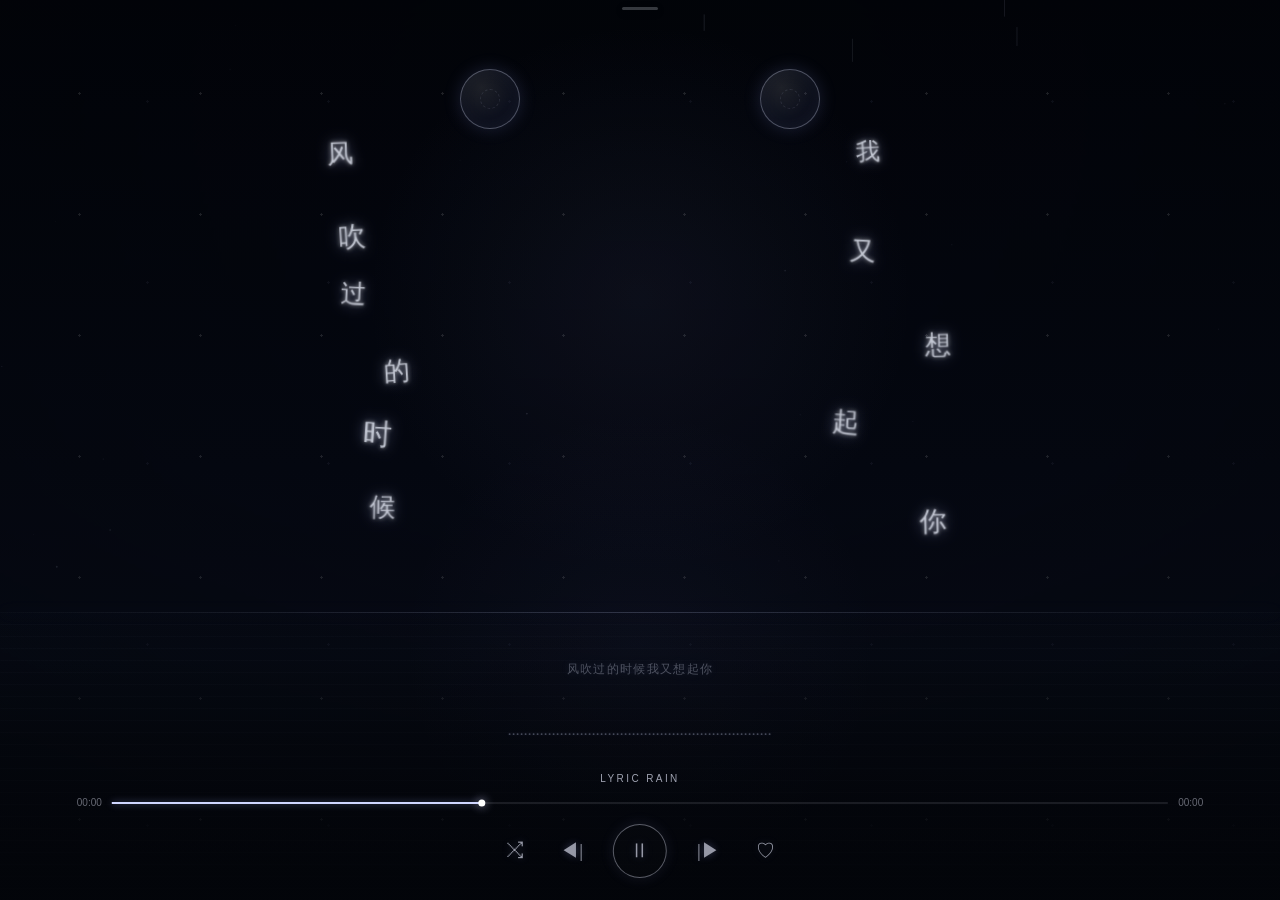
<file: features/listening-player.html>
<!doctype html>
<html lang="zh-CN">
<head>
<meta charset="utf-8">
<meta name="viewport" content="width=device-width,initial-scale=1,viewport-fit=cover">
<title>一起听歌</title>
<style>
:root{
  --bg0:#020409;
  --bg1:#050812;
  --bg2:#070b16;
  --text:#eef2ff;
  --lyricFont:"Songti SC","Noto Serif SC","PingFang SC","Microsoft YaHei",serif;
}
*{box-sizing:border-box}
html,body{
  margin:0;
  width:100%;
  height:100%;
  overflow:hidden;
  background:#020409;
}
body{font-family:var(--lyricFont)}
button,input,select{font:inherit}
.scene{
  position:relative;
  width:100vw;
  height:100dvh;
  min-height:100dvh;
  overflow:hidden;
  background:
    radial-gradient(circle at 50% 33%,rgba(91,99,145,.11),transparent 31%),
    radial-gradient(circle at 50% 72%,rgba(99,102,164,.07),transparent 26%),
    linear-gradient(180deg,var(--bg0) 0%,var(--bg1) 52%,var(--bg2) 73%,#020409 100%);
}
.custom-bg{
  position:absolute;
  inset:0;
  z-index:0;
  background-position:center center;
  background-repeat:no-repeat;
  background-size:cover;
  opacity:.42;
  filter:brightness(.62) saturate(.82);
  pointer-events:none;
  transform:scale(1);
  transform-origin:center center;
}
.custom-bg:after{
  content:"";
  position:absolute;
  inset:0;
  background:
    linear-gradient(180deg,rgba(2,4,9,.18),rgba(4,7,14,.32) 55%,rgba(2,4,9,.64)),
    radial-gradient(circle at 50% 36%,transparent 0 28%,rgba(2,4,9,.18) 60%,rgba(2,4,9,.42) 100%);
}
.scene:before{
  content:"";
  position:absolute;
  inset:0;
  pointer-events:none;
  opacity:.28;
  background-image:
    radial-gradient(circle,rgba(255,255,255,.45) 0 1px,transparent 1.3px),
    radial-gradient(circle,rgba(188,198,255,.22) 0 1px,transparent 1.4px);
  background-size:121px 121px,181px 181px;
  background-position:19px 33px,57px 11px;
}
#rainCanvas{
  position:absolute;
  inset:0;
  z-index:2;
  width:100%;
  height:100%;
  pointer-events:none;
}
.water{
  position:absolute;
  z-index:1;
  left:0;right:0;bottom:0;
  height:32%;
  pointer-events:none;
  background:
    linear-gradient(180deg,rgba(15,20,37,.04),rgba(3,5,10,.84)),
    repeating-linear-gradient(180deg,rgba(201,210,255,.018) 0 1px,transparent 1px 12px);
}
.water:before{
  content:"";
  position:absolute;left:0;right:0;top:0;height:1px;
  background:linear-gradient(90deg,transparent,rgba(204,214,255,.18),transparent);
  box-shadow:0 0 15px rgba(175,187,255,.18);
}

/* 顶部一起听 */
.listen-together{
  position:absolute;
  z-index:12;
  left:50%;
  top:max(7.5%,calc(env(safe-area-inset-top) + 24px));
  width:86vw;
  max-width:360px;
  height:62px;
  transform:translateX(-50%);
}
.avatar{
  position:absolute;
  z-index:4;
  top:1px;
  width:60px;height:60px;
  border-radius:50%;
  overflow:hidden;
  display:grid;
  place-items:center;
  background:radial-gradient(circle at 35% 30%,rgba(230,235,255,.12),rgba(63,72,116,.16) 58%,rgba(14,18,33,.78) 100%);
  border:1px solid rgba(220,227,255,.30);
  box-shadow:0 0 18px rgba(158,171,255,.16),inset 0 0 18px rgba(221,228,255,.04);
}
#avatarA{left:0}
#avatarB{right:0}
.avatar img{width:100%;height:100%;object-fit:cover;display:none}
.avatar.has-image img{display:block}
.avatar .placeholder{
  width:20px;height:20px;border-radius:50%;
  border:1px dashed rgba(220,228,255,.22);opacity:.5;
}
.avatar.has-image .placeholder{display:none}

.heartline-wrap{
  position:absolute;
  z-index:1;
  left:28px;
  right:28px;
  top:5px;
  height:52px;
  overflow:visible;
  pointer-events:none;
  filter:drop-shadow(0 0 7px rgba(184,194,255,.22));
}
.heartline-svg{
  width:100%;
  height:100%;
  overflow:visible;
}
.heartline-base,
.heartline-flow,
.heartline-trace{
  fill:none;
  vector-effect:non-scaling-stroke;
  stroke-linecap:round;
  stroke-linejoin:round;
  pathLength:100;
}

/* 原来的完整底线只留极淡呼吸，不再一直横在那里 */
.heartline-base{
  stroke:transparent;
  stroke-width:0;
  opacity:0;
}

/* 被光“画出来”的主体线 */
.heartline-trace{
  stroke:rgba(233,238,255,.72);
  stroke-width:1.45;
  stroke-dasharray:100;
  stroke-dashoffset:100;
  opacity:0;
  filter:drop-shadow(0 0 4px rgba(206,216,255,.22));
  animation:heartTrace 5.8s cubic-bezier(.3,.05,.18,1) infinite;
}

/* 前方引导光：短短一截亮光沿着路径跑 */
.heartline-flow{
  stroke:rgba(250,252,255,.98);
  stroke-width:2.15;
  stroke-dasharray:4 96;
  stroke-dashoffset:100;
  opacity:0;
  filter:
    drop-shadow(0 0 3px rgba(255,255,255,.95))
    drop-shadow(0 0 8px rgba(190,205,255,.72))
    drop-shadow(0 0 14px rgba(166,188,255,.30));
  animation:heartGuide 5.8s cubic-bezier(.26,.02,.18,1) infinite;
}

/* 0-10% 留白，10-68% 从左向右描线，之后整条线慢慢消散 */
@keyframes heartTrace{
  0%,9%{
    stroke-dashoffset:100;
    opacity:0;
  }
  11%{
    stroke-dashoffset:100;
    opacity:.72;
  }
  69%{
    stroke-dashoffset:0;
    opacity:.78;
  }
  81%{
    stroke-dashoffset:0;
    opacity:.52;
  }
  95%,100%{
    stroke-dashoffset:0;
    opacity:0;
  }
}

/* 引导光比线头稍微领先一点，到右头像后熄灭 */
@keyframes heartGuide{
  0%,9%{
    stroke-dashoffset:100;
    opacity:0;
  }
  11%{
    stroke-dashoffset:100;
    opacity:1;
  }
  69%{
    stroke-dashoffset:0;
    opacity:1;
  }
  72%{
    stroke-dashoffset:-2.5;
    opacity:.92;
  }
  75%{
    stroke-dashoffset:-4;
    opacity:.18;
  }
  77%,100%{
    stroke-dashoffset:-4;
    opacity:0;
  }
}

  24%{opacity:.20}
  68%{opacity:.28}
  92%{opacity:.06}
}

/* 统一歌词舞台 */
.lyrics{
  position:absolute;
  z-index:5;
  inset:0;
  pointer-events:none;
  font-family:var(--lyricFont);
}
.column{
  position:absolute;
  top:13%;
  width:34%;
  height:49%;
}
.column.left{left:13%}
.column.right{right:13%}

.glyph{
  position:absolute;
  display:block;
  line-height:1;
  color:rgba(238,242,255,.88);
  font-size:clamp(22px,6.1vw,29px);
  text-shadow:0 0 4px rgba(255,255,255,.62),0 0 13px rgba(184,194,255,.56);
  opacity:0;
  filter:blur(5px);
  transform:translate(-50%,-50%) translateY(10px) scale(.95);
  transition:opacity .95s ease,filter 1s ease,transform 1.05s cubic-bezier(.2,.72,.24,1);
  animation:glyphFloat var(--floatDur,4.6s) ease-in-out infinite alternate;
  animation-delay:var(--floatDelay,0s);
  will-change:transform;
}
.glyph.show{
  opacity:var(--op);
  filter:blur(var(--blur));
  transform:translate(-50%,-50%) translate(var(--fx,0px),var(--fy,0px)) scale(var(--scale)) rotate(var(--rot));
}
@keyframes glyphFloat{
  from{
    transform:translate(-50%,-50%)
      translate(calc(var(--fx,0px) - var(--swayX,2px)),calc(var(--fy,0px) - var(--swayY,2px)))
      scale(var(--scale)) rotate(calc(var(--rot) - .8deg));
  }
  to{
    transform:translate(-50%,-50%)
      translate(calc(var(--fx,0px) + var(--swayX,2px)),calc(var(--fy,0px) + var(--swayY,2px)))
      scale(var(--scale)) rotate(calc(var(--rot) + .8deg));
  }
}
.glyph.soft{
  opacity:.18!important;
  filter:blur(1.7px)!important;
  text-shadow:0 0 4px rgba(255,255,255,.35),0 0 13px rgba(184,194,255,.25);
  transition:opacity 1.1s ease,filter 1.1s ease;
}
.glyph.rain{
  animation:none!important;
  transition:
    top var(--fall) cubic-bezier(.47,.02,.88,.68),
    left var(--fall) linear,
    opacity var(--fade) ease,
    filter var(--fade) ease,
    transform var(--fall) linear;
  top:74%!important;
  opacity:0!important;
  filter:blur(3px)!important;
  transform:translate(-50%,-50%) scale(.68) rotate(var(--fallrot))!important;
}
.glyph.rain:after{
  content:"";
  position:absolute;left:50%;top:48%;
  width:1px;height:84px;
  background:linear-gradient(to bottom,rgba(231,236,255,.78),rgba(219,226,255,0));
  transform:translateX(-50%);
  opacity:.68;
}


/* 有歌词时：主歌词快消失时立即产生的淡字上浮层 */
.lyric-float{
  position:absolute;
  z-index:5;
  left:0;top:0;
  pointer-events:none;
  color:rgba(236,240,255,.30);
  line-height:1;
  opacity:0;
  filter:blur(var(--lfBlur,.8px));
  text-shadow:0 0 10px rgba(186,197,255,.22);
  transform:translate(-50%,-50%) scale(var(--lfScale,1));
  animation:lyricFloatUp var(--lfDur,5.2s) cubic-bezier(.18,.7,.22,1) forwards;
  will-change:transform,opacity,filter;
}
@keyframes lyricFloatUp{
  0%{
    opacity:0;
    transform:translate(-50%,-50%)
      translate(0,8px)
      scale(var(--lfScale,.9));
    filter:blur(calc(var(--lfBlur,.8px) + .9px));
  }
  12%{
    opacity:var(--lfOp,.22);
  }
  58%{
    opacity:calc(var(--lfOp,.22) * .86);
    transform:translate(-50%,-50%)
      translate(var(--lfMidX,0px),var(--lfMidY,-42px))
      scale(calc(var(--lfScale,.9) + .03));
    filter:blur(var(--lfBlur,.8px));
  }
  100%{
    opacity:0;
    transform:translate(-50%,-50%)
      translate(var(--lfEndX,0px),var(--lfEndY,-92px))
      scale(calc(var(--lfScale,.9) + .08));
    filter:blur(calc(var(--lfBlur,.8px) + 1.5px));
  }
}

/* 无歌词时：文字残响 */
.echo{
  position:absolute;
  z-index:6;
  left:0;top:0;
  color:rgba(232,237,255,.54);
  font-size:clamp(16px,4.6vw,23px);
  line-height:1;
  opacity:0;
  filter:blur(2px);
  text-shadow:0 0 10px rgba(190,201,255,.34);
  transform:translate(-50%,-50%) translateY(8px) scale(.94);
  animation:echoLife var(--echoDur,6s) ease-in-out forwards;
  will-change:opacity,filter,transform;
}
.echo.symbol{
  font-family:Georgia,"Times New Roman",serif;
  font-size:clamp(15px,4vw,21px);
  color:rgba(228,234,255,.38);
}
.echo.dropword:before{
  content:"";
  position:absolute;
  left:50%;
  bottom:calc(100% + 5px);
  width:1px;
  height:var(--trail,64px);
  transform:translateX(-50%);
  background:linear-gradient(to bottom,rgba(225,233,255,0),rgba(225,233,255,.42));
  filter:blur(.1px);
}
@keyframes echoLife{
  0%{opacity:0;filter:blur(4px);transform:translate(-50%,-50%) translateY(-10px) scale(.92)}
  18%{opacity:var(--echoOp,.34);filter:blur(var(--echoBlur,.2px))}
  68%{opacity:calc(var(--echoOp,.34) * .82);filter:blur(.5px);transform:translate(-50%,-50%) translate(var(--echoX,0px),var(--echoY,3px)) scale(1)}
  100%{opacity:0;filter:blur(3px);transform:translate(-50%,-50%) translate(var(--echoX,0px),calc(var(--echoY,3px) + 11px)) scale(.98)}
}

/* 纯音乐时额外的极淡水波 */
.ambient-ring{
  position:absolute;
  z-index:4;
  width:12px;height:4px;
  border:1px solid rgba(220,228,255,.18);
  border-radius:50%;
  opacity:0;
  transform:translate(-50%,-50%) scale(.3);
  animation:ringLife 4.8s ease-out forwards;
  pointer-events:none;
}
@keyframes ringLife{
  0%{opacity:0;transform:translate(-50%,-50%) scale(.3)}
  14%{opacity:.18}
  100%{opacity:0;transform:translate(-50%,-50%) scale(6.5)}
}

.now{
  position:absolute;
  z-index:8;
  left:50%;
  bottom:24.7%;
  transform:translateX(-50%);
  width:84vw;
  text-align:center;
  color:rgba(225,230,249,.56);
  font-size:12px;
  letter-spacing:.11em;
  text-shadow:0 0 10px rgba(181,189,255,.28);
  transition:opacity .5s ease;
  min-height:1.4em;
}
.eq{
  position:absolute;
  z-index:8;
  left:50%;
  bottom:18.3%;
  transform:translateX(-50%);
  width:76vw;height:31px;
  display:flex;
  justify-content:center;
  align-items:flex-end;
  gap:2px;
  opacity:.43;
}
.bar{
  width:2px;min-height:2px;border-radius:2px;
  background:rgba(207,215,247,.78);
  box-shadow:0 0 4px rgba(178,187,246,.45);
  animation:eq .95s ease-in-out infinite alternate;
}
@keyframes eq{to{height:var(--h2)}}

.player{
  position:absolute;
  z-index:10;
  left:50%;
  bottom:max(2.4%,env(safe-area-inset-bottom));
  transform:translateX(-50%);
  width:88vw;
  color:#e9edff;
}
.meta{text-align:center;margin-bottom:11px}
.meta b{
  font:500 10px Arial,sans-serif;
  letter-spacing:.24em;
  opacity:.68;
}
.progress{
  display:flex;align-items:center;gap:10px;
  font:10px Arial,sans-serif;
  color:rgba(231,235,250,.43);
}
.track{position:relative;flex:1;height:2px;background:rgba(231,235,250,.10)}
.fill{
  position:absolute;left:0;top:0;bottom:0;width:35%;
  background:#cfd6ff;
  box-shadow:0 0 7px rgba(179,188,255,.45);
}
.dot{
  position:absolute;left:35%;top:50%;
  width:7px;height:7px;border-radius:50%;
  background:#fff;
  transform:translate(-50%,-50%);
  box-shadow:0 0 10px rgba(210,215,255,.72);
}
.controls{
  margin-top:16px;
  display:flex;align-items:center;justify-content:center;
  gap:24px;
}
.btn{
  border:0;background:none;color:#e9edff;
  font-size:19px;opacity:.64;
  text-shadow:0 0 9px rgba(181,189,255,.42);
}
.play{
  width:54px;height:54px;border-radius:50%;
  border:1px solid rgba(232,236,255,.58);
  display:grid;place-items:center;
  background:rgba(255,255,255,.02);
  box-shadow:0 0 16px rgba(166,175,240,.16);
}

.settings-toggle{
  position:absolute;
  z-index:30;
  right:16px;
  top:max(16px,calc(env(safe-area-inset-top) + 8px));
  width:36px;height:36px;border-radius:50%;
  border:1px solid rgba(220,227,255,.15);
  background:rgba(9,13,24,.38);
  color:rgba(238,242,255,.78);
  backdrop-filter:blur(12px);
  font-size:17px;
}
.settings-panel{
  position:absolute;
  z-index:29;
  right:12px;
  top:max(60px,calc(env(safe-area-inset-top) + 52px));
  width:min(82vw,320px);
  max-height:68vh;
  overflow:auto;
  padding:14px;
  border:1px solid rgba(220,227,255,.12);
  border-radius:16px;
  background:rgba(7,10,18,.78);
  backdrop-filter:blur(18px);
  box-shadow:0 14px 40px rgba(0,0,0,.28);
  color:rgba(238,242,255,.82);
  transform:translateY(-8px) scale(.98);
  opacity:0;
  pointer-events:none;
  transition:.22s ease;
}
.settings-panel.open{
  transform:translateY(0) scale(1);
  opacity:1;
  pointer-events:auto;
}
.setting{margin:0 0 13px}
.setting:last-child{margin-bottom:0}
.setting label{
  display:block;
  font:11px/1.4 Arial,sans-serif;
  letter-spacing:.08em;
  color:rgba(224,230,250,.62);
  margin-bottom:7px;
}
.setting input[type="file"]{
  width:100%;
  font-size:11px;
  color:rgba(235,239,255,.65);
}
.setting input[type="range"]{width:100%;accent-color:#cfd7ff}
.setting select,.setting input[type="text"],.setting textarea{
  width:100%;
  height:34px;
  border-radius:9px;
  border:1px solid rgba(220,227,255,.12);
  background:rgba(255,255,255,.035);
  color:#edf1ff;
  padding:0 10px;
  outline:none;
}
.setting textarea{height:118px;padding:9px 10px;resize:vertical;line-height:1.55;font-family:monospace;font-size:11px}
.setting select option{background:#0b0f19;color:#edf1ff}
.row2{display:grid;grid-template-columns:1fr 1fr;gap:10px}
.small-note{
  font:10px/1.5 Arial,sans-serif;
  color:rgba(225,231,250,.38);
  margin-top:5px;
}

/* 音频导入与节奏联动 */
.audio-import{
  display:grid;
  gap:8px;
}
.audio-import .import-line{
  display:grid;
  grid-template-columns:1fr auto;
  gap:7px;
}
.audio-import button{
  min-width:64px;
  height:34px;
  border-radius:9px;
  border:1px solid rgba(220,227,255,.13);
  background:rgba(255,255,255,.045);
  color:rgba(238,242,255,.82);
  padding:0 10px;
}
.playlist-list{
  max-height:180px;
  overflow:auto;
  display:grid;
  gap:6px;
  margin-top:7px;
}
.playlist-item{
  width:100%;
  display:grid;
  grid-template-columns:1fr auto;
  gap:8px;
  align-items:center;
  text-align:left;
  padding:8px 10px;
  border:1px solid rgba(220,227,255,.08);
  border-radius:9px;
  background:rgba(255,255,255,.025);
  color:rgba(238,242,255,.78);
}
.playlist-item small{
  color:rgba(226,232,250,.38);
  font:10px Arial,sans-serif;
}
.playlist-item.active{
  border-color:rgba(216,224,255,.25);
  background:rgba(221,228,255,.055);
}
.rhythm-status{
  display:flex;
  align-items:center;
  gap:7px;
  margin-top:6px;
  color:rgba(225,231,250,.44);
  font:10px Arial,sans-serif;
}
.rhythm-dot{
  width:6px;height:6px;border-radius:50%;
  background:rgba(221,228,255,.32);
  box-shadow:0 0 calc(4px + var(--beat,0) * 12px) rgba(199,209,255,calc(.18 + var(--beat,0) * .45));
  transform:scale(calc(1 + var(--beat,0) * .65));
}
.heartline-wrap{
  opacity:calc(.78 + var(--beat,0) * .22);
  filter:drop-shadow(0 0 calc(5px + var(--beat,0) * 8px) rgba(184,194,255,calc(.15 + var(--beat,0) * .30)));
  transform:scaleY(calc(1 + var(--beat,0) * .055));
  transform-origin:center;
}
.heartline-flow{
  stroke-width:calc(2.0 + var(--beat,0) * 1.15);
}
.heartline-trace{
  stroke-width:calc(1.25 + var(--beat,0) * .48);
}
.eq{
  transform:translateX(-50%) scaleY(calc(.82 + var(--beat,0) * .32));
  transform-origin:center bottom;
}


.local-file-row{
  display:grid;
  grid-template-columns:1fr auto;
  gap:7px;
  align-items:center;
}
.local-file-name{
  min-width:0;
  height:34px;
  display:flex;
  align-items:center;
  padding:0 10px;
  border-radius:9px;
  border:1px solid rgba(220,227,255,.10);
  background:rgba(255,255,255,.025);
  color:rgba(238,242,255,.52);
  font:11px Arial,sans-serif;
  overflow:hidden;
  white-space:nowrap;
  text-overflow:ellipsis;
}
.local-file-btn{
  min-width:76px;
  height:34px;
  display:flex;
  align-items:center;
  justify-content:center;
  border-radius:9px;
  border:1px solid rgba(220,227,255,.13);
  background:rgba(255,255,255,.045);
  color:rgba(238,242,255,.82);
  cursor:pointer;
  padding:0 10px;
  font:11px Arial,sans-serif;
}
#localAudioFile{display:none}


/* ===== 第二播放页：黑胶唱片 ===== */
.page-switch{
  position:absolute;
  z-index:42;
  left:18px;
  top:max(18px,calc(env(safe-area-inset-top) + 12px));
  width:29px;height:29px;
  border:0;
  border-radius:9px;
  background:rgba(12,15,24,.14);
  color:rgba(241,244,255,.46);
  display:grid;
  place-items:center;
  backdrop-filter:blur(9px);
  -webkit-backdrop-filter:blur(9px);
  box-shadow:inset 0 0 0 1px rgba(232,237,255,.06),0 4px 16px rgba(0,0,0,.07);
  opacity:.58;
  transition:.22s ease;
}
.page-switch:hover,.page-switch:focus-visible{
  opacity:.9;
  background:rgba(18,22,34,.28);
}
.page-switch:active{transform:scale(.94)}
.page-switch .switch-icon{
  position:relative;
  width:18px;height:18px;
  display:grid;place-items:center;
}
.page-switch .switch-icon:before,.page-switch .switch-icon:after{display:none!important}
.page-switch .switch-icon svg{
  width:18px;height:18px;display:block;overflow:visible;
  stroke:currentColor;fill:none;stroke-width:1.35;
  stroke-linecap:round;stroke-linejoin:round;
  filter:drop-shadow(0 0 4px rgba(234,239,255,.12));
}

.vinyl-page{
  position:absolute;
  inset:0;
  z-index:18;
  display:none;
  overflow:hidden;
  color:rgba(245,246,250,.88);
  background:
    radial-gradient(circle at 50% 25%,rgba(255,255,255,.045),transparent 34%),
    linear-gradient(180deg,rgba(9,10,13,.91),rgba(7,8,11,.96) 58%,rgba(4,5,7,.99));
}
.scene.vinyl-mode .vinyl-page{display:block}

/* 切到黑胶页后只隐藏“雨页”的视觉层，音频和设置仍共用 */
.scene.vinyl-mode > .listen-together,
.scene.vinyl-mode > .water,
.scene.vinyl-mode > .lyrics,
.scene.vinyl-mode > .now,
.scene.vinyl-mode > .eq,
.scene.vinyl-mode > #rainCanvas,
.scene.vinyl-mode > .player{
  opacity:0;
  pointer-events:none;
}
.scene.vinyl-mode > .custom-bg{
  opacity:.16;
  filter:brightness(.34) saturate(.5) blur(1.5px);
}
.scene.vinyl-mode:before{opacity:.08}

.vinyl-glow{
  position:absolute;
  left:50%;top:35%;
  width:min(88vw,430px);height:min(88vw,430px);
  transform:translate(-50%,-50%);
  border-radius:50%;
  background:radial-gradient(circle,rgba(255,255,255,.045),rgba(255,255,255,.012) 52%,transparent 72%);
  filter:blur(9px);
  pointer-events:none;
}

.vinyl-stage{
  position:absolute;
  left:50%;
  top:max(118px,15vh);
  width:min(90vw,430px);
  height:min(58vw,248px);
  transform:translateX(-50%);
}
.vinyl-shadow{
  position:absolute;
  left:73%;top:74%;
  width:44%;height:16%;
  transform:translate(-50%,-50%);
  background:rgba(0,0,0,.42);
  filter:blur(24px);
  border-radius:50%;
}
.vinyl-disc{
  position:absolute;
  right:8%;
  top:50%;
  width:58%;
  aspect-ratio:1/1;
  transform:translateY(-50%) rotate(0deg);
  border-radius:50%;
  background:
    repeating-radial-gradient(circle,
      rgba(255,255,255,.022) 0 1px,
      rgba(0,0,0,.02) 1px 3px,
      rgba(255,255,255,.012) 3px 4px,
      rgba(0,0,0,.035) 4px 7px),
    radial-gradient(circle at 43% 38%,#202126 0,#0c0d10 35%,#050607 73%,#111216 100%);
  box-shadow:
    0 20px 55px rgba(0,0,0,.52),
    inset 0 0 0 1px rgba(255,255,255,.045),
    inset 0 0 35px rgba(255,255,255,.025);
  animation:vinylSpin 10s linear infinite;
  animation-play-state:paused;
}
.vinyl-disc:before{
  content:"";
  position:absolute;
  inset:4%;
  border-radius:50%;
  background:
    repeating-radial-gradient(circle,
      transparent 0 8px,
      rgba(255,255,255,.022) 8px 9px,
      transparent 9px 13px);
  opacity:.75;
}
.vinyl-disc:after{
  content:"";
  position:absolute;
  inset:0;
  border-radius:50%;
  background:linear-gradient(122deg,transparent 18%,rgba(255,255,255,.055) 29%,transparent 38% 65%,rgba(255,255,255,.025) 73%,transparent 82%);
  mix-blend-mode:screen;
}
.scene:not(.is-paused) .vinyl-disc{animation-play-state:running}
@keyframes vinylSpin{
  to{transform:translateY(-50%) rotate(360deg)}
}
.vinyl-disc-center{
  position:absolute;
  left:50%;top:50%;
  width:34%;height:34%;
  transform:translate(-50%,-50%);
  border-radius:50%;
  background:
    radial-gradient(circle at 50% 50%,rgba(255,255,255,.16) 0 6%,transparent 6.5%),
    radial-gradient(circle at 35% 30%,rgba(255,255,255,.10),transparent 42%),
    linear-gradient(145deg,#31343b,#17191e);
  box-shadow:0 0 0 4px rgba(235,238,245,.06),0 0 14px rgba(0,0,0,.22);
}
.vinyl-jacket,
.vinyl-label{
  position:absolute;
  left:0;
  top:50%;
  width:58%;
  aspect-ratio:1/1;
  transform:translateY(-50%);
  border:5px solid rgba(0,0,0,.88);
  border-radius:5px;
  overflow:hidden;
  background:
    linear-gradient(145deg,rgba(255,255,255,.03),rgba(255,255,255,.015)),
    linear-gradient(145deg,#151821,#0c0f16 62%,#090c13 100%);
  box-shadow:
    0 18px 38px rgba(0,0,0,.26),
    inset 0 0 0 1px rgba(255,255,255,.06),
    inset 0 0 32px rgba(255,255,255,.018);
}
.vinyl-jacket:before,
.vinyl-label:before{
  content:"";
  position:absolute;
  inset:0;
  pointer-events:none;
  background:linear-gradient(135deg,rgba(255,255,255,.06),transparent 28%,transparent 72%,rgba(255,255,255,.025));
}
.vinyl-jacket img,
.vinyl-label img{
  width:100%;height:100%;object-fit:cover;display:none;
}
.vinyl-jacket.has-image img,
.vinyl-label.has-image img{display:block}
.vinyl-label-placeholder{
  position:absolute;
  inset:0;
  display:flex;
  align-items:center;
  justify-content:center;
  text-align:center;
  padding:26px;
  color:rgba(242,244,250,.45);
  font-size:12px;
  letter-spacing:.18em;
}
.vinyl-jacket.has-image .vinyl-label-placeholder,
.vinyl-label.has-image .vinyl-label-placeholder{display:none}

.vinyl-info{
  position:absolute;
  z-index:4;
  left:8%;right:8%;
  /* 下移播放器信息区，给唱片主体更多呼吸感 */
  bottom:max(76px,calc(env(safe-area-inset-bottom) + 56px));
}
.vinyl-title{
  font-family:var(--lyricFont);
  font-size:clamp(22px,6.1vw,30px);
  line-height:1.2;
  color:rgba(247,247,249,.90);
  text-shadow:0 0 14px rgba(255,255,255,.055);
  overflow:hidden;
  text-overflow:ellipsis;
  white-space:nowrap;
}
.vinyl-sub{
  margin-top:9px;
  font:12px/1.4 Arial,sans-serif;
  color:rgba(228,230,238,.40);
  overflow:hidden;
  text-overflow:ellipsis;
  white-space:nowrap;
}
.vinyl-progress{
  margin-top:27px;
  display:grid;
  grid-template-columns:40px 1fr 40px;
  align-items:center;
  gap:10px;
  font:10px/1 Arial,sans-serif;
  color:rgba(228,230,238,.34);
}
.vinyl-track{
  position:relative;
  height:18px;
  cursor:pointer;
}
.vinyl-track:before{
  content:"";
  position:absolute;
  left:0;right:0;top:8px;
  height:1px;
  background:rgba(234,236,241,.22);
}
.vinyl-track-fill{
  position:absolute;
  left:0;top:8px;
  height:1px;width:0%;
  background:rgba(250,250,252,.80);
}
.vinyl-track-dot{
  position:absolute;
  left:0;top:4px;
  width:9px;height:9px;
  transform:translateX(-50%);
  border-radius:50%;
  background:#f1f2f4;
  box-shadow:0 0 7px rgba(255,255,255,.18);
}

.vinyl-controls{
  margin-top:24px;
  display:flex;
  align-items:center;
  justify-content:center;
  gap:34px;
}
.vinyl-control{
  width:34px;height:34px;
  display:grid;
  place-items:center;
  border:0;
  background:transparent;
  color:rgba(240,241,245,.70);
  font:21px/1 Arial,sans-serif;
}
.vinyl-control.main{
  width:58px;height:58px;
  border-radius:50%;
  border:1px solid rgba(242,244,249,.16);
  background:rgba(255,255,255,.035);
  font-size:24px;
  box-shadow:0 10px 30px rgba(0,0,0,.16),inset 0 0 18px rgba(255,255,255,.025);
}

.vinyl-page-mark{
  position:absolute;
  left:50%;
  bottom:max(52px,calc(env(safe-area-inset-bottom) + 22px));
  transform:translateX(-50%);
  display:flex;gap:6px;
  opacity:.42;
}
.vinyl-page-mark i{
  width:4px;height:4px;border-radius:50%;background:#fff;
}
.vinyl-page-mark i:first-child{width:17px;border-radius:4px}

.album-upload-note{
  font-size:10px;
  color:rgba(226,232,250,.36);
  margin-top:6px;
}


@media (prefers-reduced-motion: reduce){
  .heartline-base,.heartline-trace,.heartline-flow{
    animation:none !important;
  }
  .heartline-base{opacity:0}
  .heartline-trace{
    stroke-dasharray:100 0;
    opacity:.34;
  }
  .heartline-flow{opacity:0}
}


/* ===== 第三页：原版金鱼挂帘，独立 iframe ===== */
.goldfish-merged-page{
  position:absolute;
  inset:0;
  z-index:19;
  display:none;
  overflow:hidden;
  background:#050913;
}
.scene.goldfish-mode .goldfish-merged-page{display:block}
.goldfish-merged-frame{
  position:absolute;
  inset:0;
  width:100%;
  height:100%;
  border:0;
  display:block;
  background:#050913;
}

/* 只做页面显隐，不删除、不重置第二页任何设置 */
.scene.goldfish-mode > .custom-bg,
.scene.goldfish-mode > #rainCanvas,
.scene.goldfish-mode > .listen-together,
.scene.goldfish-mode > .water,
.scene.goldfish-mode > .lyrics,
.scene.goldfish-mode > .now,
.scene.goldfish-mode > .eq,
.scene.goldfish-mode > .vinyl-page,
.scene.goldfish-mode > .player,
.scene.goldfish-mode > .settings-toggle,
.scene.goldfish-mode > .settings-panel{
  opacity:0 !important;
  pointer-events:none !important;
}
.scene.goldfish-mode > .page-switch{
  opacity:.58 !important;
  pointer-events:auto !important;
  z-index:50 !important;
}


/* ===== 设置拆分：雨景 / 音乐歌单 / 黑胶 ===== */
.music-toggle{
  position:absolute;
  z-index:30;
  right:60px;
  top:max(16px,calc(env(safe-area-inset-top) + 8px));
  width:36px;height:36px;border-radius:50%;
  border:1px solid rgba(220,227,255,.15);
  background:rgba(9,13,24,.38);
  color:rgba(238,242,255,.78);
  backdrop-filter:blur(12px);
  -webkit-backdrop-filter:blur(12px);
  font-size:15px;
}
.music-panel{
  position:absolute;
  z-index:29;
  right:12px;
  top:max(60px,calc(env(safe-area-inset-top) + 52px));
  width:min(88vw,350px);
  max-height:72vh;
  overflow:auto;
  padding:14px;
  border:1px solid rgba(220,227,255,.12);
  border-radius:16px;
  background:rgba(7,10,18,.82);
  backdrop-filter:blur(18px);
  -webkit-backdrop-filter:blur(18px);
  box-shadow:0 14px 40px rgba(0,0,0,.28);
  color:rgba(238,242,255,.82);
  transform:translateY(-8px) scale(.98);
  opacity:0;
  pointer-events:none;
  transition:.22s ease;
}
.music-panel.open{
  transform:translateY(0) scale(1);
  opacity:1;
  pointer-events:auto;
}
.panel-title{
  margin:0 0 12px;
  padding-bottom:9px;
  border-bottom:1px solid rgba(220,227,255,.08);
  font:600 12px/1.3 Arial,sans-serif;
  letter-spacing:.12em;
  color:rgba(238,242,255,.72);
}
.playlist-heading{
  margin:12px 1px 7px;
  font:10px/1.4 Arial,sans-serif;
  letter-spacing:.10em;
  color:rgba(226,232,250,.42);
}

.vinyl-settings-toggle{
  position:absolute;
  z-index:12;
  right:16px;
  top:max(16px,calc(env(safe-area-inset-top) + 8px));
  width:36px;height:36px;border-radius:50%;
  border:1px solid rgba(242,244,249,.10);
  background:rgba(8,9,12,.34);
  color:rgba(240,241,246,.68);
  backdrop-filter:blur(12px);
  -webkit-backdrop-filter:blur(12px);
  font-size:17px;
}
.vinyl-settings-panel{
  position:absolute;
  z-index:11;
  right:12px;
  top:max(60px,calc(env(safe-area-inset-top) + 52px));
  width:min(82vw,310px);
  padding:14px;
  border:1px solid rgba(242,244,249,.10);
  border-radius:16px;
  background:rgba(8,9,12,.80);
  backdrop-filter:blur(18px);
  -webkit-backdrop-filter:blur(18px);
  box-shadow:0 14px 40px rgba(0,0,0,.30);
  color:rgba(240,241,246,.78);
  transform:translateY(-8px) scale(.98);
  opacity:0;
  pointer-events:none;
  transition:.22s ease;
}
.vinyl-settings-panel.open{
  transform:translateY(0) scale(1);
  opacity:1;
  pointer-events:auto;
}

/* 雨景页设置只在雨景页出现 */
.scene.vinyl-mode > .settings-toggle{
  opacity:0;
  pointer-events:none;
}
.scene.vinyl-mode > .settings-panel{
  opacity:0;
  pointer-events:none;
}

/* 背景直接在主界面拖动 / 双指缩放 */
.bg-direct-actions{
  display:grid;
  grid-template-columns:1fr 1fr;
  gap:7px;
  margin-top:8px;
}
.setting-action{
  min-height:34px;
  border-radius:9px;
  border:1px solid rgba(220,227,255,.12);
  background:rgba(255,255,255,.035);
  color:rgba(238,242,255,.74);
  padding:0 10px;
  font-size:11px;
}
.bg-adjust-layer{
  position:absolute;
  z-index:7;
  inset:0;
  display:none;
  touch-action:none;
  cursor:grab;
}
.scene.bg-adjusting .bg-adjust-layer{display:block}
.scene.bg-adjusting .bg-adjust-layer:active{cursor:grabbing}
.bg-adjust-toolbar{
  position:absolute;
  z-index:28;
  left:50%;
  top:max(68px,calc(env(safe-area-inset-top) + 60px));
  transform:translateX(-50%) translateY(-6px);
  display:flex;
  align-items:center;
  gap:10px;
  padding:8px 10px 8px 12px;
  border:1px solid rgba(220,227,255,.12);
  border-radius:999px;
  background:rgba(7,10,18,.66);
  backdrop-filter:blur(14px);
  -webkit-backdrop-filter:blur(14px);
  color:rgba(236,240,255,.64);
  font:10px/1 Arial,sans-serif;
  letter-spacing:.05em;
  opacity:0;
  pointer-events:none;
  transition:.18s ease;
}
.scene.bg-adjusting .bg-adjust-toolbar{
  opacity:1;
  pointer-events:auto;
  transform:translateX(-50%) translateY(0);
}
.bg-adjust-toolbar button{
  height:27px;
  padding:0 11px;
  border:1px solid rgba(220,227,255,.12);
  border-radius:999px;
  background:rgba(255,255,255,.055);
  color:rgba(244,247,255,.82);
  font-size:10px;
}

/* 金鱼页保留自己的编辑系统；音乐库与三页共用，不再隐藏 */
.scene.goldfish-mode > .bg-adjust-layer,
.scene.goldfish-mode > .bg-adjust-toolbar{
  opacity:0 !important;
  pointer-events:none !important;
}


/* ===== v30：设置入口默认隐藏，双击页面临时唤出 ===== */
.settings-toggle,
.music-toggle,
.vinyl-settings-toggle{
  opacity:0 !important;
  pointer-events:none !important;
  transform:translateY(-6px) scale(.92);
  transition:opacity .22s ease,transform .22s ease,background .2s ease;
}
.scene.settings-visible > .music-toggle{
  opacity:.72 !important;
  pointer-events:auto !important;
  transform:translateY(0) scale(1);
}
.scene.settings-visible:not(.vinyl-mode):not(.goldfish-mode) > .settings-toggle{
  opacity:.72 !important;
  pointer-events:auto !important;
  transform:translateY(0) scale(1);
}
.scene.settings-visible.vinyl-mode .vinyl-settings-toggle{
  opacity:.72 !important;
  pointer-events:auto !important;
  transform:translateY(0) scale(1);
}
/* 金鱼页双击后只显示共用音乐库；金鱼自身编辑按钮由 iframe 内部管理 */
.scene.settings-visible.goldfish-mode > .music-toggle{
  opacity:.72 !important;
  pointer-events:auto !important;
}


</style>
<link rel="stylesheet" href="../css/player-v37.css">
</head>
<body>
<div class="scene" id="scene">
  <audio id="audio" preload="metadata"></audio>
  <button class="player-top-trigger" id="playerTopTrigger" type="button" aria-label="显示顶部控制栏"></button>
  <header class="player-topbar" id="playerTopbar" aria-hidden="true">
    <button class="player-back" id="playerBack" type="button" aria-label="返回邀约">‹</button>
    <button class="page-switch" id="pageSwitch" aria-label="切换播放页"><span class="switch-icon"></span></button>
    <div class="player-topbar-title">
      <b>一起听</b>
      <span id="playerViewName">歌词雨</span>
    </div>
    <div class="player-topbar-actions">
      <button class="music-toggle" id="musicToggle" aria-label="打开音乐中心">♫</button>
      <button class="scene-settings-toggle" id="sceneSettingsToggle" aria-label="当前页面设置">⚙</button>
    </div>
  </header>
  <div class="custom-bg" id="customBg"></div>
  <canvas id="rainCanvas"></canvas>

  <div class="listen-together">
    <div class="avatar" id="avatarA" aria-label="头像一">
      <img id="avatarImgA" alt="">
      <span class="placeholder"></span>
    </div>
    <div class="heartline-wrap" aria-label="心动线">
      <svg class="heartline-svg" viewBox="0 0 246 54" preserveAspectRatio="none">
        <path class="heartline-base" pathLength="100" d="M0 27 L54 27 L62 25 L70 29 L80 27 L110 27 L118 12 L126 42 L134 8 L142 31 L150 23 L159 27 L246 27"/>
        <path class="heartline-trace" pathLength="100" d="M0 27 L54 27 L62 25 L70 29 L80 27 L110 27 L118 12 L126 42 L134 8 L142 31 L150 23 L159 27 L246 27"/>
        <path class="heartline-flow" pathLength="100" d="M0 27 L54 27 L62 25 L70 29 L80 27 L110 27 L118 12 L126 42 L134 8 L142 31 L150 23 L159 27 L246 27"/>
      </svg>
    </div>
    <div class="avatar" id="avatarB" aria-label="头像二">
      <img id="avatarImgB" alt="">
      <span class="placeholder"></span>
    </div>
  </div>

  <div class="water"></div>
  <div class="lyrics" id="lyrics"></div>
  <div class="now" id="now"></div>
  <div class="eq" id="eq"></div>


  <section class="vinyl-page" id="vinylPage" aria-label="黑胶播放页">
    <div class="vinyl-glow"></div>

    <div class="vinyl-stage">
      <div class="vinyl-shadow"></div>
      <div class="vinyl-disc" id="vinylDisc">
        <div class="vinyl-disc-center"></div>
      </div>
      <div class="vinyl-jacket vinyl-label" id="vinylLabel">
        <img id="vinylCoverImg" alt="">
        <div class="vinyl-label-placeholder">LYRIC<br>RAIN</div>
      </div>
    </div>

    <div class="vinyl-lyric-view" id="vinylLyricView" aria-hidden="true">
      <div class="vinyl-lyric-caption">轻触歌词返回唱片</div>
      <div class="vinyl-scroll-lyrics" id="vinylScrollLyrics"></div>
    </div>

    <div class="vinyl-info">
      <div class="vinyl-title" id="vinylTitle">LYRIC RAIN</div>
      <div class="vinyl-sub" id="vinylSub">雨声里，听见一首歌慢慢转动</div>

      <div class="vinyl-progress">
        <span id="vinylCurrent">00:00</span>
        <div class="vinyl-track" id="vinylProgressTrack">
          <i class="vinyl-track-fill" id="vinylProgressFill"></i>
          <i class="vinyl-track-dot" id="vinylProgressDot"></i>
        </div>
        <span id="vinylDuration">00:00</span>
      </div>

      <div class="vinyl-controls">
        <button class="vinyl-control" id="vinylPrev" aria-label="上一首">‹</button>
        <button class="vinyl-control main" id="vinylPlay" aria-label="播放暂停">Ⅱ</button>
        <button class="vinyl-control" id="vinylNext" aria-label="下一首">›</button>
      </div>
    </div>

    <div class="vinyl-page-mark"><i></i><i></i></div>

    <button class="vinyl-settings-toggle" id="vinylSettingsToggle" aria-label="唱片设置" hidden>⚙</button>
    <div class="vinyl-settings-panel" id="vinylSettingsPanel">
      <div class="panel-title">唱片设置</div>
      <div class="setting">
        <label>唱片封面</label>
        <input type="file" id="coverInput" accept="image/*">
        <div class="album-upload-note">只作用于当前黑胶播放页左侧方框封套图片。</div>
      </div>
    </div>
  </section>

  <div class="music-panel" id="musicPanel" aria-hidden="true">
    <header class="music-center-header">
      <button class="music-center-back" id="musicCenterBack" type="button" aria-label="返回播放器">‹</button>
      <div><b>音乐中心</b><span>MY MUSIC</span></div>
      <div class="music-center-headset">♫</div>
    </header>

    <section class="music-now-strip">
      <div class="music-now-cover"><span>♪</span></div>
      <div class="music-now-copy"><small>正在播放</small><b id="musicCenterNowTitle">LYRIC RAIN</b><span id="musicCenterNowArtist">等待选择歌曲</span></div>
      <div class="music-now-wave"><i></i><i></i><i></i><i></i></div>
    </section>

    <nav class="music-center-tabs" aria-label="音乐中心栏目">
      <button class="active" type="button" data-music-tab="library"><span>♫</span>音乐库</button>
      <button type="button" data-music-tab="import"><span>＋</span>导入</button>
      <button type="button" data-music-tab="settings"><span>⚙</span>设置</button>
    </nav>

    <main class="music-center-main">
      <section class="music-center-view active" data-music-view="library">
        <div class="music-section-heading"><div><small>PLAYLIST</small><b>我的歌单</b></div><span id="musicLibraryCount">0 首</span></div>
        <div class="rhythm-status music-rhythm-status">
          <span class="rhythm-dot"></span>
          <span id="audioStatus">等待载入音乐</span>
        </div>
        <div class="music-library-empty" id="musicLibraryEmpty"><span>♫</span><b>歌单还是空的</b><small>从“导入”添加本地音乐、链接或网易云歌单</small></div>
        <div class="playlist-list" id="playlistList"></div>
      </section>

      <section class="music-center-view" data-music-view="import">
        <div class="music-section-heading"><div><small>ADD MUSIC</small><b>导入音乐</b></div></div>
        <div class="music-import-list">
          <div class="music-import-row">
            <span class="music-import-icon">↥</span>
            <div><b>本地音乐</b><small id="localFileName">未选择本地音乐</small></div>
            <label class="music-import-action" for="localAudioFile">选择</label>
            <input type="file" id="localAudioFile" accept="audio/*,.mp3,.m4a,.aac,.wav,.ogg,.flac">
          </div>
          <div class="music-import-block">
            <div class="music-import-block-title"><span>⌁</span><div><b>音频链接</b><small>支持 mp3 / m4a / ogg 等直链</small></div></div>
            <input type="text" id="trackNameInput" placeholder="歌曲名称（可选）">
            <div class="music-import-input"><input type="text" id="audioUrl" placeholder="粘贴音频 URL"><button id="loadUrlBtn">载入</button></div>
          </div>
          <div class="music-import-block">
            <div class="music-import-block-title"><span>云</span><div><b>网易云音乐</b><small>歌曲、歌单链接或数字 ID</small></div></div>
            <div class="music-import-input"><input type="text" id="neteaseInput" placeholder="粘贴链接或 ID"><button id="loadNeteaseBtn">导入</button></div>
          </div>
        </div>
      </section>

      <section class="music-center-view" data-music-view="settings">
        <div class="music-section-heading"><div><small>PLAYBACK</small><b>播放设置</b></div></div>
        <div class="music-setting-list">
          <label class="music-setting-row"><div><b>歌词呈现</b><small>控制雨景页的显示方式</small></div><select id="displayMode"><option value="lyrics">有歌词</option><option value="nolyrics">无歌词</option><option value="instrumental">纯音乐</option></select></label>
          <button class="music-danger-row" id="clearPlaylistBtn" type="button"><div><b>清空当前歌单</b><small>移除已导入的所有歌曲</small></div><span>清空</span></button>
        </div>
      </section>
    </main>
  </div>

  <button class="settings-toggle" id="settingsToggle" aria-label="雨景设置" hidden>⚙</button>
  <div class="settings-panel" id="settingsPanel">
    <div class="panel-title">雨景设置</div>

    <div class="setting">
      <label>无歌词残响来源</label>
      <input type="text" id="echoSource" value="如果思念有声音应该像雨 LYRIC RAIN">
      <div class="small-note">会从歌曲名 / 歌手名里随机抽少数字符，不会整句铺满。</div>
    </div>

    <div class="setting">
      <label>背景图片</label>
      <input type="file" id="bgInput" accept="image/*">
      <div class="bg-direct-actions">
        <button class="setting-action" id="bgAdjustBtn" type="button">主界面调整</button>
        <button class="setting-action" id="bgResetBtn" type="button">重置位置</button>
      </div>
      <div class="small-note">导入后直接在主界面拖动背景位置，双指缩放；电脑端可用鼠标拖动、滚轮缩放。不再使用大小和位置拉条。</div>
    </div>

    <div class="row2">
      <div class="setting">
        <label>左侧头像</label>
        <input type="file" id="avatarInputA" accept="image/*">
      </div>
      <div class="setting">
        <label>右侧头像</label>
        <input type="file" id="avatarInputB" accept="image/*">
      </div>
    </div>

    <div class="setting">
      <label>字体</label>
      <select id="fontSelect">
        <option value='"Songti SC","Noto Serif SC",serif'>宋体 / 衬线</option>
        <option value='"PingFang SC","Microsoft YaHei",sans-serif'>苹方 / 黑体</option>
        <option value='"KaiTi","STKaiti",serif'>楷体</option>
        <option value='"FangSong","STFangsong",serif'>仿宋</option>
      </select>
    </div>

    <div class="setting">
      <label>自定义字体名称</label>
      <input type="text" id="customFont" placeholder="例如：霞鹜文楷">
    </div>

    <div class="setting">
      <label>自定义 CSS</label>
      <textarea id="customCss" placeholder='例如：
.lyrics, .now {
  font-family: "霞鹜文楷", serif;
}
.glyph {
  letter-spacing: .08em;
}'></textarea>
      <div class="small-note">这里会直接应用你填写的 CSS。适合自己改字体、字距、阴影、透明度等。</div>
    </div>

    <div class="setting">
      <label>字体大小</label>
      <input type="range" id="fontSize" min="18" max="36" value="26">
    </div>

    <div class="setting">
      <label>字体亮度</label>
      <input type="range" id="fontOpacity" min="35" max="100" value="88">
    </div>
  </div>

  <div class="bg-adjust-layer" id="bgAdjustLayer" aria-label="背景拖动区域"></div>
  <div class="bg-adjust-toolbar" id="bgAdjustToolbar">
    <span>拖动位置 · 双指缩放</span>
    <button id="bgAdjustDone" type="button">完成</button>
  </div>

  <div class="player">
    <div class="meta"><b id="trackTitle">LYRIC RAIN</b></div>
    <div class="progress">
      <span id="currentTime">00:00</span>
      <div class="track" id="progressTrack"><i class="fill" id="progressFill"></i><i class="dot" id="progressDot"></i></div>
      <span id="durationTime">00:00</span>
    </div>
    <div class="controls">
      <button class="btn">⤨</button>
      <button class="btn">◀|</button>
      <button class="btn play" id="play">Ⅱ</button>
      <button class="btn">|▶</button>
      <button class="btn">♡</button>
    </div>
  </div>

  <section class="goldfish-merged-page" id="goldfishMergedPage" aria-label="金鱼挂帘播放器">
    <iframe
      class="goldfish-merged-frame"
      id="goldfishMergedFrame"
      title="金鱼挂帘 · 天水颠倒播放器"
    ></iframe>
    <div class="goldfish-host-lyrics" id="goldfishHostLyrics" aria-live="polite">
      <div id="goldfishLyricCurrent"></div>
      <div id="goldfishLyricNext"></div>
    </div>
  </section>
</div>

<script>
const scene=document.getElementById('scene');

const goldfishMergedFrame=document.getElementById('goldfishMergedFrame');
let goldfishPageLoaded=false;

function decodeGoldfishPage(){
  const raw=atob('[base64]/[base64]/h+aMguW4mO+8jOWPr+S7peWQjOaXtuaSqei1t+mZhOi/[base64]/[base64]/[base64]/[base64]/[base64]/[base64]/[base64]/[base64]/[base64]/[base64]/[base64]/[base64]');
  const bytes=new Uint8Array(raw.length);
  for(let i=0;i<raw.length;i++) bytes[i]=raw.charCodeAt(i);
  return new TextDecoder('utf-8').decode(bytes);
}

function ensureGoldfishPage(){
  if(!goldfishMergedFrame)return;

  if(!goldfishPageLoaded){
    goldfishPageLoaded=true;
    goldfishMergedFrame.srcdoc=decodeGoldfishPage();

    goldfishMergedFrame.addEventListener('load',()=>{
      // 等 iframe 真正拿到可见尺寸后，再让原页面自行 resize。
      requestAnimationFrame(()=>requestAnimationFrame(()=>{
        try{
          goldfishMergedFrame.contentWindow.dispatchEvent(new Event('resize'));
        }catch(e){}
      }));
    },{once:true});
  }else{
    requestAnimationFrame(()=>requestAnimationFrame(()=>{
      try{
        goldfishMergedFrame.contentWindow.dispatchEvent(new Event('resize'));
      }catch(e){}
    }));
  }
}

const pageSwitch=document.getElementById('pageSwitch');
const playerTopTrigger=document.getElementById('playerTopTrigger');
const playerTopbar=document.getElementById('playerTopbar');
const playerBack=document.getElementById('playerBack');
const vinylTitle=document.getElementById('vinylTitle');
const vinylSub=document.getElementById('vinylSub');
const vinylPlay=document.getElementById('vinylPlay');
const vinylCurrent=document.getElementById('vinylCurrent');
const vinylDuration=document.getElementById('vinylDuration');
const vinylProgressTrack=document.getElementById('vinylProgressTrack');
const vinylProgressFill=document.getElementById('vinylProgressFill');
const vinylProgressDot=document.getElementById('vinylProgressDot');
const vinylLabel=document.getElementById('vinylLabel');
const vinylCoverImg=document.getElementById('vinylCoverImg');
const vinylPage=document.getElementById('vinylPage');
const vinylDisc=document.getElementById('vinylDisc');
const vinylLyricView=document.getElementById('vinylLyricView');
const vinylScrollLyrics=document.getElementById('vinylScrollLyrics');
const goldfishLyricCurrent=document.getElementById('goldfishLyricCurrent');
const goldfishLyricNext=document.getElementById('goldfishLyricNext');
const audio=document.getElementById('audio');
const root=document.documentElement;
const audioStatus=document.getElementById('audioStatus');
const trackTitle=document.getElementById('trackTitle');
const currentTimeEl=document.getElementById('currentTime');
const durationTimeEl=document.getElementById('durationTime');
const progressTrack=document.getElementById('progressTrack');
const progressFill=document.getElementById('progressFill');
const progressDot=document.getElementById('progressDot');
let audioCtx=null,analyser=null,sourceNode=null,freqData=null,timeData=null;
let beatSmoothed=0,tempoEnergy=0;
let rhythmMode="idle"; // real | fallback | idle
let playlistTracks=[];
let activeTrackIndex=-1;
let localObjectUrl=null;
let sharedSessionActive=false;
let lyricTimeline=[];
let activeLyricIndex=-1;
const canvas=document.getElementById('rainCanvas');
const ctx=canvas.getContext('2d');
const lyricLayer=document.getElementById('lyrics');
const now=document.getElementById('now');
const playBtn=document.getElementById('play');
const displayMode=document.getElementById('displayMode');

let W,H,DPR=1,playing=true;
let ambientDrops=[],ripples=[],particles=[],tapRipples=[];
let currentColumns=[];
let lineIndex=0;
let sequenceTimer=null;
let echoTimer=null;
let rainWordTimer=null;
let ringTimer=null;
let lyricFloatTimer=null;
let mode='lyrics';

const rnd=(a,b)=>Math.random()*(b-a)+a;
const pick=arr=>arr[Math.floor(Math.random()*arr.length)];



let playerPage='rain';
let topbarHideTimer=null;

function revealPlayerTopbar(){
  scene.classList.add('topbar-visible');
  playerTopbar?.setAttribute('aria-hidden','false');
  clearTimeout(topbarHideTimer);
  topbarHideTimer=setTimeout(()=>{
    if(document.getElementById('musicPanel')?.classList.contains('open'))return;
    scene.classList.remove('topbar-visible');
    playerTopbar?.setAttribute('aria-hidden','true');
  },5200);
}

playerTopTrigger?.addEventListener('click',event=>{
  event.stopPropagation();
  revealPlayerTopbar();
});
playerTopbar?.addEventListener('pointerdown',()=>revealPlayerTopbar());
playerBack?.addEventListener('click',()=>{
  try{ window.parent.postMessage({type:'listening-close-request'},'*'); }catch(e){}
});

const PAGE_SWITCH_ICONS={
  rain:`<svg viewBox="0 0 24 24" aria-hidden="true"><path d="M4 11.5c1.4-4.1 4.1-6.2 8-6.2s6.6 2.1 8 6.2c-1.45-.9-2.75-.88-4 0-1.35-.92-2.68-.92-4 0-1.35-.92-2.68-.92-4 0-1.25-.88-2.55-.9-4 0Z"/><path d="M12 5.3v10.1c0 2.25-1.05 3.45-2.7 3.45-1 0-1.7-.55-1.95-1.45"/></svg>`,
  vinyl:`<svg viewBox="0 0 24 24" aria-hidden="true"><path d="M5.2 12.3v-1.1a6.8 6.8 0 0 1 13.6 0v1.1"/><path d="M5.2 12.2c-1.3 0-2.2.95-2.2 2.2v2.1c0 1.25.9 2.2 2.2 2.2h1.7v-6.5H5.2Z"/><path d="M18.8 12.2c1.3 0 2.2.95 2.2 2.2v2.1c0 1.25-.9 2.2-2.2 2.2h-1.7v-6.5h1.7Z"/></svg>`,
  goldfish:`<svg viewBox="0 0 24 24" aria-hidden="true"><path d="M5.3 12c2.15-3.4 6.4-4.35 9.6-2.05 1.1.78 1.85 1.85 2.25 3.05-1.25 1.55-3.15 2.65-5.35 2.65-2.7 0-5.05-1.4-6.5-3.65Z"/><path d="M5.45 12 2.6 8.9c-.42-.45-1.05-.08-.9.5l.7 2.6-.7 2.6c-.15.58.48.95.9.5L5.45 12Z"/><circle cx="14.2" cy="11.2" r=".55" fill="currentColor" stroke="none"/><path d="M10.2 9.15c.35-1.2 1.05-2.2 2.05-3"/></svg>`
};
function syncPageSwitchIcon(){
  const icon=pageSwitch.querySelector('.switch-icon');
  if(icon)icon.innerHTML=PAGE_SWITCH_ICONS[playerPage]||PAGE_SWITCH_ICONS.rain;
}

function announceMusicCenter(open){
  try{
    window.parent.postMessage({type:'listening-music-center',open:Boolean(open)},'*');
  }catch(e){}
}

function setPlayerPage(page){
  if(page!=='rain' && page!=='vinyl' && page!=='goldfish') page='rain';
  playerPage=page;

  scene.classList.remove('bg-adjusting');
  scene.classList.remove('settings-visible');
  document.getElementById('settingsPanel')?.classList.remove('open');
  document.getElementById('musicPanel')?.classList.remove('open');
  announceMusicCenter(false);
  document.getElementById('vinylSettingsPanel')?.classList.remove('open');

  scene.classList.toggle('vinyl-mode',playerPage==='vinyl');
  scene.classList.toggle('goldfish-mode',playerPage==='goldfish');

  const viewName=document.getElementById('playerViewName');
  if(viewName)viewName.textContent=playerPage==='rain'?'歌词雨':playerPage==='vinyl'?'黑胶唱片':'金鱼挂帘';

  if(playerPage==='goldfish'){
    ensureGoldfishPage();
  }

  syncPageSwitchIcon();
  pageSwitch.setAttribute(
    'aria-label',
    playerPage==='rain' ? '切换到黑胶播放页' :
    playerPage==='vinyl' ? '切换到金鱼挂帘页' :
    '切换到歌词雨页'
  );
}

pageSwitch.addEventListener('click',()=>{
  setPlayerPage(
    playerPage==='rain' ? 'vinyl' :
    playerPage==='vinyl' ? 'goldfish' :
    'rain'
  );
});

let settingsRevealTimer=null;
function anySettingsPanelOpen(){
  return document.getElementById('settingsPanel')?.classList.contains('open') ||
    document.getElementById('musicPanel')?.classList.contains('open') ||
    document.getElementById('vinylSettingsPanel')?.classList.contains('open');
}
function revealSettingsButtons(){
  scene.classList.add('settings-visible');
  clearTimeout(settingsRevealTimer);
  settingsRevealTimer=setTimeout(()=>{
    if(anySettingsPanelOpen()){
      settingsRevealTimer=setTimeout(()=>{ if(!anySettingsPanelOpen())scene.classList.remove('settings-visible'); },3200);
    }else scene.classList.remove('settings-visible');
  },6500);
}
scene.addEventListener('dblclick',e=>{
  if(playerPage==='goldfish')return; // iframe 内部会转发
  if(e.target.closest('button,input,select,textarea,label,.settings-panel,.music-panel,.vinyl-settings-panel,.player'))return;
  revealSettingsButtons();
});
window.addEventListener('message',e=>{
  if(e?.data?.type==='goldfish-reveal-settings') revealSettingsButtons();
});

let lastSceneBareClickAt=0;
scene.addEventListener('click',e=>{
  if(scene.classList.contains('bg-adjusting'))return;
  if(e.target.closest('button,input,select,textarea,label,.settings-panel,.music-panel,.vinyl-settings-panel,.player'))return;
  const nowClick=performance.now();
  if(playerPage!=='goldfish'){
    if(nowClick-lastSceneBareClickAt<360){ revealSettingsButtons(); lastSceneBareClickAt=0; }
    else lastSceneBareClickAt=nowClick;
  }
  if(playerPage!=='rain')return;
  tapRipples.push(new SurfaceTapRipple(e.clientX,e.clientY));
});

function syncVinylPlayState(){
  const isPaused=audio.src ? audio.paused : !playing;
  scene.classList.toggle('is-paused',isPaused);
  vinylPlay.textContent=isPaused?'▶':'Ⅱ';
}

function fmtTime(sec){
  if(!isFinite(sec)||sec<0)return '00:00';
  const m=Math.floor(sec/60);
  const s=Math.floor(sec%60);
  return `${String(m).padStart(2,'0')}:${String(s).padStart(2,'0')}`;
}

function canUseRealAnalysis(url){
  try{
    if(!url)return false;
    if(/^data:|^blob:/i.test(url))return true;
    const u=new URL(url,location.href);
    return u.origin===location.origin;
  }catch(e){
    return false;
  }
}

function ensureAudioGraph(url){
  if(!canUseRealAnalysis(url)){
    rhythmMode='fallback';
    return false;
  }
  if(audioCtx&&analyser){
    rhythmMode='real';
    return true;
  }
  const AC=window.AudioContext||window.webkitAudioContext;
  if(!AC){
    rhythmMode='fallback';
    return false;
  }
  try{
    audioCtx=new AC();
    analyser=audioCtx.createAnalyser();
    analyser.fftSize=512;
    analyser.smoothingTimeConstant=.72;
    freqData=new Uint8Array(analyser.frequencyBinCount);
    timeData=new Uint8Array(analyser.fftSize);
    sourceNode=audioCtx.createMediaElementSource(audio);
    sourceNode.connect(analyser);
    analyser.connect(audioCtx.destination);
    rhythmMode='real';
    return true;
  }catch(err){
    console.warn('[rhythm] WebAudio 分析不可用，回退柔和节拍',err);
    analyser=null;
    rhythmMode='fallback';
    return false;
  }
}

function getBeat(){
  if(audio.paused)return {beat:0,tempo:0,bands:[]};

  // 网易云等跨域音源不强接 WebAudio，保证“先能播”。
  // 无法读取真实频谱时用当前播放时间做柔和回退，不会再把音频本身弄哑。
  if(!analyser){
    if(rhythmMode==='fallback' && isFinite(audio.currentTime)){
      const t=audio.currentTime;
      const pulse=(Math.sin(t*Math.PI*2*1.45)+1)/2;
      const pulse2=(Math.sin(t*Math.PI*2*.72+1.2)+1)/2;
      const beat=.10+pulse*.18+pulse2*.08;
      return {beat,tempo:.34,bands:[beat*.92,beat*.72,beat*.52,beat*.34]};
    }
    return {beat:0,tempo:0,bands:[]};
  }

  analyser.getByteFrequencyData(freqData);

  // 低频 / 中低频最适合驱动心跳和整体力度。
  const nyquist=(audioCtx?.sampleRate||44100)/2;
  const binHz=nyquist/freqData.length;
  const avgBand=(lo,hi)=>{
    let sum=0,n=0;
    for(let i=Math.max(0,Math.floor(lo/binHz));i<Math.min(freqData.length,Math.ceil(hi/binHz));i++){
      sum+=freqData[i];n++;
    }
    return n?sum/n/255:0;
  };

  const bass=avgBand(45,150);
  const lowmid=avgBand(150,500);
  const mid=avgBand(500,2400);
  const high=avgBand(2400,9000);

  const raw=Math.min(1,bass*.72+lowmid*.24+mid*.08);
  beatSmoothed=beatSmoothed*.77+raw*.23;
  tempoEnergy=tempoEnergy*.90+Math.abs(raw-beatSmoothed)*.10;

  return {
    beat:Math.max(0,Math.min(1,(raw-.08)*1.55)),
    tempo:Math.max(0,Math.min(1,bass*.58+lowmid*.27+tempoEnergy*1.8)),
    bands:[bass,lowmid,mid,high]
  };
}

function updateRhythmVisuals(){
  const r=getBeat();
  root.style.setProperty('--beat',r.beat.toFixed(3));
  root.style.setProperty('--tempo',r.tempo.toFixed(3));

  // 音波不再是假随机动画，真实跟随频谱。
  if(analyser || rhythmMode==='fallback'){
    const bars=[...eq.children];
    const bands=r.bands||[];
    bars.forEach((bar,i)=>{
      const pos=i/(bars.length-1||1);
      let amp;
      if(pos<.22) amp=bands[0]||0;
      else if(pos<.48) amp=bands[1]||0;
      else if(pos<.78) amp=bands[2]||0;
      else amp=bands[3]||0;

      // 左右稍做镜像起伏，避免一排完全同高。
      const taper=.72+Math.sin(pos*Math.PI)*.35;
      const h=2+amp*22*taper+r.beat*6;
      bar.style.height=h.toFixed(1)+'px';
      bar.style.animation='none';
    });
  }

  requestAnimationFrame(updateRhythmVisuals);
}
requestAnimationFrame(updateRhythmVisuals);

function setAudioSource(url,title='LYRIC RAIN',shouldAutoplay=true){
  // 关键改动：先让原生 <audio> 正常播放，绝不再用 crossorigin + WebAudio 把网易云外链卡死。
  try{
    audio.pause();
    audio.removeAttribute('crossorigin');
    audio.src=url;
    audio.load();
  }catch(e){
    console.warn(e);
  }

  rhythmMode=canUseRealAnalysis(url)?'idle':'fallback';
  trackTitle.textContent=title||'LYRIC RAIN';
  vinylTitle.textContent=title||'LYRIC RAIN';
  vinylSub.textContent=title&&title!=='LYRIC RAIN'?'正在播放 · '+title:'雨声里，听见一首歌慢慢转动';
  audioStatus.textContent='正在载入音乐…';

  if(!shouldAutoplay){
    playing=false;
    playBtn.textContent='▶';
    audioStatus.textContent='已载入，点击播放按钮开始';
    syncVinylPlayState();
    return;
  }

  audio.play().then(()=>{
    playing=true;
    playBtn.textContent='Ⅱ';
    const real=ensureAudioGraph(url);
    if(real && audioCtx?.state==='suspended')audioCtx.resume().catch(()=>{});
    audioStatus.textContent=real?'正在播放 · 实时节奏':'正在播放 · 跨域音源';
  }).catch(err=>{
    console.warn(err);
    audioStatus.textContent='已载入，点击播放按钮开始';
    playing=false;
    playBtn.textContent='▶';
  });
}

audio.addEventListener('loadedmetadata',()=>{
  durationTimeEl.textContent=fmtTime(audio.duration);
  vinylDuration.textContent=fmtTime(audio.duration);
});
audio.addEventListener('timeupdate',()=>{
  currentTimeEl.textContent=fmtTime(audio.currentTime);
  durationTimeEl.textContent=fmtTime(audio.duration);
  vinylCurrent.textContent=fmtTime(audio.currentTime);
  vinylDuration.textContent=fmtTime(audio.duration);
  const p=audio.duration?audio.currentTime/audio.duration:0;
  progressFill.style.width=(p*100)+'%';
  progressDot.style.left=(p*100)+'%';
  vinylProgressFill.style.width=(p*100)+'%';
  vinylProgressDot.style.left=(p*100)+'%';
  syncLyricsToAudio();
});
audio.addEventListener('play',()=>{
  playing=true;
  playBtn.textContent='Ⅱ';
  audioStatus.textContent='正在播放';
  syncVinylPlayState();
});
audio.addEventListener('pause',()=>{
  playing=false;
  playBtn.textContent='▶';
  audioStatus.textContent='已暂停';
  syncVinylPlayState();
});
audio.addEventListener('ended',()=>{
  if(activeTrackIndex>=0 && activeTrackIndex<playlistTracks.length-1){
    playPlaylistTrack(activeTrackIndex+1);
  }
});
audio.addEventListener('error',()=>{
  audioStatus.textContent='音频载入失败，可能是链接、跨域或版权限制';
});

progressTrack.addEventListener('click',e=>{
  if(!audio.duration)return;
  const r=progressTrack.getBoundingClientRect();
  audio.currentTime=((e.clientX-r.left)/r.width)*audio.duration;
});
vinylProgressTrack.addEventListener('click',e=>{
  if(!audio.duration)return;
  const r=vinylProgressTrack.getBoundingClientRect();
  audio.currentTime=((e.clientX-r.left)/r.width)*audio.duration;
});

function parseLRC(lrc){
  const out=[];
  String(lrc||'').split(/\r?\n/).forEach(line=>{
    const times=[...line.matchAll(/\[(\d{1,2}):(\d{2}(?:\.\d{1,3})?)\]/g)];
    const lyric=line.replace(/\[[^\]]+\]/g,'').trim();
    if(!lyric)return;
    times.forEach(m=>{
      out.push({time:Number(m[1])*60+Number(m[2]),text:lyric});
    });
  });
  return out.sort((a,b)=>a.time-b.time);
}

function setLyricsFromLRC(lrc){
  lyricTimeline=parseLRC(lrc);
  activeLyricIndex=-1;
  renderSecondaryLyrics();
  if(lyricTimeline.length){
    displayMode.value='lyrics';
    enterMode('lyrics');
    audioStatus.textContent=`已读取 ${lyricTimeline.length} 条时间歌词`;
  }
}

function syncLyricsToAudio(){
  if(!lyricTimeline.length)return;
  const t=audio.currentTime+.04;
  let idx=-1;
  for(let i=0;i<lyricTimeline.length;i++){
    if(lyricTimeline[i].time<=t)idx=i;
    else break;
  }
  if(idx<0||idx===activeLyricIndex)return;
  activeLyricIndex=idx;

  const cur=lyricTimeline[idx];
  const next=lyricTimeline[idx+1];
  const dur=Math.max(1.15,(next?next.time:cur.time+4.2)-cur.time);

  syncSecondaryLyrics(idx);

  // 关键：按真实歌曲这一句的长度来安排退场时机。
  if(mode==='lyrics')renderTimedLyric(cur.text,dur);
}

function renderSecondaryLyrics(){
  if(!vinylScrollLyrics)return;
  vinylScrollLyrics.innerHTML='';
  lyricTimeline.forEach((item,index)=>{
    const line=document.createElement('div');
    line.className='vinyl-lyric-line';
    line.dataset.lyricIndex=String(index);
    line.textContent=item.text;
    vinylScrollLyrics.appendChild(line);
  });
  if(!lyricTimeline.length){
    const empty=document.createElement('div');
    empty.className='vinyl-lyric-empty';
    empty.textContent='暂无滚动歌词';
    vinylScrollLyrics.appendChild(empty);
    if(goldfishLyricCurrent)goldfishLyricCurrent.textContent='';
    if(goldfishLyricNext)goldfishLyricNext.textContent='';
    vinylScrollLyrics.style.transform='translateY(0)';
  }
}

function syncSecondaryLyrics(index){
  if(!lyricTimeline[index])return;
  const lines=vinylScrollLyrics?.querySelectorAll('.vinyl-lyric-line')||[];
  lines.forEach((line,i)=>line.classList.toggle('active',i===index));
  const active=lines[index];
  if(active&&vinylLyricView){
    const target=vinylLyricView.clientHeight/2-(active.offsetTop+active.offsetHeight/2);
    vinylScrollLyrics.style.transform=`translateY(${target}px)`;
  }
  if(goldfishLyricCurrent)goldfishLyricCurrent.textContent=lyricTimeline[index]?.text||'';
  if(goldfishLyricNext)goldfishLyricNext.textContent=lyricTimeline[index+1]?.text||'';
}

function renderTimedLyric(text,duration){
  clearTimeout(sequenceTimer);
  clearTimeout(lyricFloatTimer);
  lyricLayer.innerHTML='';
  text=sanitizeRainLyric(text);
  now.textContent=text;
  now.style.opacity=.55;

  const [a,b]=splitToTwo(text);
  currentColumns=[buildColumn(a,'left'),buildColumn(b,'right')];

  // 比例式时间线：不再固定“4.2 秒一句”。
  // 较短歌词自动压缩，较长歌词自动舒展。
  const showMs=Math.max(450,duration*1000*.48);
  const leftStart=Math.max(520,duration*1000*.54);
  const rightStart=Math.max(leftStart+260,duration*1000*.69);

  sequenceTimer=setTimeout(()=>{
    if(mode!=='lyrics'||activeLyricIndex<0)return;
    columnToRain(currentColumns[0],()=>{});
  },leftStart);

  setTimeout(()=>{
    if(mode!=='lyrics'||activeLyricIndex<0)return;
    columnToRain(currentColumns[1],()=>{});
  },rightStart);
}

function resize(){
  DPR=Math.min(devicePixelRatio||1,2);
  W=innerWidth;H=innerHeight;
  canvas.width=W*DPR;
  canvas.height=H*DPR;
  canvas.style.width=W+'px';
  canvas.style.height=H+'px';
  ctx.setTransform(DPR,0,0,DPR,0,0);
}
resize();
addEventListener('resize',resize);

class Drop{
  constructor(){this.init()}
  init(){
    this.x=rnd(0,W);
    this.y=-rnd(40,260);
    this.len=rnd(16,24);
    this.vy=rnd(2.8,4.8);
    this.targetY=H-rnd(55,120);
    this.alpha=rnd(.10,.22);
  }
  update(){
    if(!playing)return;
    this.y+=this.vy;
    if(this.y>this.targetY){
      if(Math.random()<.62) ripples.push(new Ripple(this.x,this.targetY,rnd(.24,.34)));
      this.init();
    }
  }
  draw(){
    ctx.beginPath();
    ctx.moveTo(this.x,this.y);
    ctx.lineTo(this.x,this.y+this.len);
    ctx.strokeStyle=`rgba(218,225,255,${this.alpha})`;
    ctx.lineWidth=.6;
    ctx.stroke();
  }
}
class Ripple{
  constructor(x,y,a=.4){
    this.x=x;this.y=y;this.r=1;this.alpha=a;this.speed=rnd(.34,.56);
  }
  update(){
    if(!playing)return;
    this.r+=this.speed;
    this.alpha-=.0065;
  }
  draw(){
    if(this.alpha<=0)return;
    ctx.beginPath();
    ctx.ellipse(this.x,this.y,this.r*2.5,this.r*.45,0,0,Math.PI*2);
    ctx.strokeStyle=`rgba(220,228,255,${this.alpha})`;
    ctx.lineWidth=.65;
    ctx.stroke();
  }
}

class SurfaceTapRipple{
  constructor(x,y){
    this.x=x;this.y=y;
    this.age=0;
    this.dead=false;
    this.seed=Math.random()*Math.PI*2;
  }
  update(){
    this.age+=.018;
    if(this.age>=1.18)this.dead=true;
  }
  draw(){
    const p=this.age;
    if(p<=0||p>1.18)return;

    ctx.save();
    ctx.globalCompositeOperation='screen';

    // 点击中心先有一个轻微“压水面”的凹陷，不是一上来就两个塑料圈。
    const centerLife=Math.max(0,1-p*4.3);
    if(centerLife>0){
      const rr=3+p*18;
      ctx.beginPath();
      ctx.ellipse(this.x,this.y+1,rr*1.35,rr*.23,0,0,Math.PI*2);
      ctx.fillStyle=`rgba(215,228,255,${centerLife*.045})`;
      ctx.fill();
      ctx.strokeStyle=`rgba(231,238,255,${centerLife*.38})`;
      ctx.lineWidth=.7;
      ctx.stroke();
    }

    const rings=[
      {delay:0,    max:68, alpha:.34, width:.95},
      {delay:.105, max:52, alpha:.24, width:.72},
      {delay:.235, max:36, alpha:.15, width:.55}
    ];

    for(const ring of rings){
      if(p<=ring.delay)continue;
      const q=Math.min(1,(p-ring.delay)/(1-ring.delay));
      const ease=1-Math.pow(1-q,2.25);
      const r=5+ring.max*ease;
      const fade=Math.pow(1-q,1.35);
      const squash=.18 + Math.min(.10,this.y/Math.max(1,H)*.08);

      // 暗边 + 上缘高光，像水面折射，而不是一个纯白 SVG 圈。
      ctx.beginPath();
      ctx.ellipse(this.x,this.y+1.2,r*1.55,r*squash,0,0,Math.PI*2);
      ctx.strokeStyle=`rgba(95,116,162,${fade*ring.alpha*.28})`;
      ctx.lineWidth=ring.width+1.05;
      ctx.stroke();

      ctx.beginPath();
      ctx.ellipse(this.x,this.y-.45,r*1.55,r*squash,0,Math.PI*.08,Math.PI*.92);
      ctx.strokeStyle=`rgba(233,240,255,${fade*ring.alpha})`;
      ctx.lineWidth=ring.width;
      ctx.stroke();
    }

    // 极淡的左右侧波纹碎光，避免几何感太重。
    if(p>.08 && p<.78){
      const q=(p-.08)/.70;
      const fade=Math.sin(Math.PI*q)*.12;
      const r=18+q*48;
      for(const side of [-1,1]){
        ctx.beginPath();
        ctx.arc(this.x+side*r*.92,this.y+Math.sin(this.seed+q*5)*1.4,2.5+q*4.5,Math.PI*.15,Math.PI*.85);
        ctx.strokeStyle=`rgba(222,232,255,${fade})`;
        ctx.lineWidth=.55;
        ctx.stroke();
      }
    }
    ctx.restore();
  }
}

class Particle{
  constructor(){
    this.x=rnd(0,W);this.y=rnd(0,H*.68);
    this.vx=rnd(-.12,.12);this.vy=rnd(-.22,-.05);
    this.a=rnd(.03,.12);this.s=rnd(.35,1);
  }
  update(){
    if(!playing)return;
    this.x+=this.vx;this.y+=this.vy;
    if(this.y<0){this.y=H*.68;this.x=rnd(0,W)}
  }
  draw(){
    ctx.beginPath();
    ctx.arc(this.x,this.y,this.s,0,Math.PI*2);
    ctx.fillStyle=`rgba(220,226,255,${this.a})`;
    ctx.fill();
  }
}
for(let i=0;i<6;i++)ambientDrops.push(new Drop());
for(let i=0;i<18;i++)particles.push(new Particle());

function loop(){
  ctx.clearRect(0,0,W,H);
  ambientDrops.forEach(d=>{d.update();d.draw()});
  for(let i=tapRipples.length-1;i>=0;i--){
    const r=tapRipples[i];
    r.update();r.draw();
    if(r.dead)tapRipples.splice(i,1);
  }
  for(let i=ripples.length-1;i>=0;i--){
    const r=ripples[i];
    r.update();r.draw();
    if(r.alpha<=0)ripples.splice(i,1);
  }
  particles.forEach(p=>{p.update();p.draw()});
  requestAnimationFrame(loop);
}
loop();

const lines=[
  "风吹过的时候我又想起你",
  "星光落在很远很远的夜里",
  "有些名字轻轻念就会发亮",
  "如果思念有声音应该像雨",
  "最后一行字落进安静的水里"
];

function splitToTwo(text){
  const arr=[...text];
  const mid=Math.ceil(arr.length/2);
  return [arr.slice(0,mid),arr.slice(mid)];
}
function sanitizeRainLyric(text){
  return String(text||'').replace(/\p{P}/gu,'\u00a0');
}
function buildColumn(chars,side){
  const col=document.createElement('div');
  col.className='column '+side;
  lyricLayer.appendChild(col);

  const items=[];
  const n=chars.length;
  chars.forEach((ch,i)=>{
    const el=document.createElement('span');
    el.className='glyph';
    el.textContent=ch;

    const baseY=n<=1?50:10+(i/(n-1))*80;
    el.style.left=(50+rnd(-12,12))+'%';
    el.style.top=(baseY+rnd(-2.8,2.8))+'%';
    el.style.setProperty('--op',document.getElementById('fontOpacity').value/100);
    el.style.setProperty('--blur',Math.random()<.22?rnd(.25,.8)+'px':'0px');
    el.style.fontSize=document.getElementById('fontSize').value+'px';
    el.style.setProperty('--scale',rnd(.9,1.1));
    el.style.setProperty('--rot',rnd(-4,4)+'deg');
    el.style.setProperty('--fx',rnd(-2.2,2.2)+'px');
    el.style.setProperty('--fy',rnd(-1.8,1.8)+'px');
    el.style.setProperty('--swayX',rnd(1.4,3.4)+'px');
    el.style.setProperty('--swayY',rnd(1.2,3.0)+'px');
    el.style.setProperty('--floatDur',rnd(3.8,6.2)+'s');
    el.style.setProperty('--floatDelay',-rnd(0,4)+'s');

    col.appendChild(el);
    items.push(el);
    setTimeout(()=>el.classList.add('show'),180+i*125+rnd(0,70));
  });
  return {root:col,items};
}
function renderLine(text){
  clearAmbientText();
  lyricLayer.innerHTML='';
  text=sanitizeRainLyric(text);
  now.textContent=text;
  now.style.opacity=.55;
  const [a,b]=splitToTwo(text);
  currentColumns=[buildColumn(a,'left'),buildColumn(b,'right')];
}
function columnToRain(col,onDone){
  if(!col||!col.items.length){onDone?.();return}
  col.items.forEach((el,i)=>setTimeout(()=>el.classList.add('soft'),i*35));

  // 关键：这一列快要消失时，淡字就同步开始上飘。
  setTimeout(()=>startColumnFloat(col),260);

  setTimeout(()=>{
    col.items.forEach((el,i)=>{
      setTimeout(()=>{
        const rect=el.getBoundingClientRect();
        const cx=rect.left+rect.width/2;
        const fall=rnd(1.45,2.15);
        el.style.setProperty('--fall',fall+'s');
        el.style.setProperty('--fade',rnd(1.0,1.45)+'s');
        el.style.setProperty('--fallrot',rnd(-6,6)+'deg');
        el.style.left=(parseFloat(el.style.left)+rnd(-2.5,2.5))+'%';
        el.classList.add('rain');

        if(i%2===0||i===col.items.length-1){
          setTimeout(()=>{
            const py=H-rnd(68,115);
            ripples.push(new Ripple(cx,py,rnd(.30,.42)));
          },fall*720);
        }
      },i*150);
    });

    setTimeout(()=>{
      col.root.style.opacity='0';
      onDone?.();
    },col.items.length*150+2100);
  },950);
}

function spawnLyricFloatChar(ch,side,sourceRect){
  if(mode!=='lyrics'||!playing)return;

  const el=document.createElement('span');
  el.className='lyric-float';
  el.textContent=ch;

  // 从当前列附近起飞，而不是等整句掉完之后再凭空冒出来。
  const startX = sourceRect
    ? ((sourceRect.left + sourceRect.width/2) / W) * 100 + rnd(-2.5,2.5)
    : (side==='left'?rnd(24,40):rnd(60,76));
  const startY = sourceRect
    ? ((sourceRect.top + sourceRect.height/2) / H) * 100 + rnd(-1.5,1.5)
    : rnd(40,64);

  el.style.left=startX+'%';
  el.style.top=startY+'%';

  const size=rnd(12,28);
  el.style.fontSize=size+'px';
  el.style.setProperty('--lfScale',rnd(.76,1.20));
  el.style.setProperty('--lfBlur',rnd(.15,1.25)+'px');
  el.style.setProperty('--lfOp',rnd(.09,.24));
  el.style.setProperty('--lfDur',rnd(4.4,6.4)+'s');

  // 左侧往中间偏右上飘，右侧往中间偏左上飘。
  const towardCenter = side==='left' ? rnd(34,78) : rnd(-78,-34);
  el.style.setProperty('--lfMidX',(towardCenter*.58)+'px');
  el.style.setProperty('--lfMidY',rnd(-36,-52)+'px');
  el.style.setProperty('--lfEndX',towardCenter+'px');
  el.style.setProperty('--lfEndY',rnd(-78,-112)+'px');

  lyricLayer.appendChild(el);
  el.addEventListener('animationend',()=>el.remove(),{once:true});
}

function startColumnFloat(col){
  if(!col||mode!=='lyrics')return;
  const side=col.root.classList.contains('left')?'left':'right';

  // 在本列“开始变淡/快要掉下去”的阶段就发射。
  const candidates=col.items.filter(()=>Math.random()<.82);
  candidates.forEach((glyph,i)=>{
    setTimeout(()=>{
      if(mode!=='lyrics'||!playing)return;
      const rect=glyph.getBoundingClientRect();
      spawnLyricFloatChar(glyph.textContent,side,rect);
    },i*rnd(90,165)+rnd(0,120));
  });

  // 少量额外残响，避免所有浮字都像复制粘贴。
  const extras=Math.floor(rnd(1,3));
  for(let i=0;i<extras;i++){
    setTimeout(()=>{
      const source=pick(col.items);
      if(!source)return;
      spawnLyricFloatChar(source.textContent,side,source.getBoundingClientRect());
    },rnd(500,1150));
  }
}

function startSequence(){
  clearTimeout(sequenceTimer);
  if(mode!=='lyrics'||lyricTimeline.length)return;
  sequenceTimer=setTimeout(()=>{
    if(!playing){startSequence();return}
    columnToRain(currentColumns[0],()=>{
      setTimeout(()=>{
        if(mode!=='lyrics')return;
        columnToRain(currentColumns[1],()=>{
          // 右列消失时右侧残响已经在往中间飘，所以这里只留很短的呼吸间隔。
          setTimeout(()=>{
            if(mode!=='lyrics')return;
            lineIndex=(lineIndex+1)%lines.length;
            renderLine(lines[lineIndex]);
            startSequence();
          },850);
        });
      },700);
    });
  },4200);
}

/* ---------- 无歌词 / 纯音乐 ---------- */
function clearAmbientText(){
  clearTimeout(echoTimer);
  clearTimeout(rainWordTimer);
  clearTimeout(ringTimer);
  lyricLayer.querySelectorAll('.echo').forEach(el=>el.remove());
  scene.querySelectorAll('.ambient-ring').forEach(el=>el.remove());
  lyricLayer.querySelectorAll('.lyric-float').forEach(el=>el.remove());
  clearTimeout(lyricFloatTimer);
}
function echoPool(){
  const raw=document.getElementById('echoSource').value.trim();
  const chars=[...raw].filter(ch=>ch.trim() && !/[，。！？、,.!?/\\|]/.test(ch));
  return chars.length?chars:['♪','♩','·','音','雨'];
}
function spawnEcho(forceSymbol=false){
  if(mode==='lyrics'||!playing)return;

  const symbols=['♪','♩','♫','·','⋆'];
  const el=document.createElement('span');
  const symbol=forceSymbol||Math.random()<.42;
  el.className='echo'+(symbol?' symbol':'');
  el.textContent=symbol?pick(symbols):pick(echoPool());

  // 避开顶部头像和底部当前歌词/播放器，主要占中段。
  el.style.left=rnd(18,82)+'%';
  el.style.top=rnd(28,64)+'%';
  el.style.setProperty('--echoDur',rnd(5.0,8.0)+'s');
  el.style.setProperty('--echoOp',rnd(.16,.34));
  el.style.setProperty('--echoBlur',Math.random()<.3?rnd(.4,1.2)+'px':'0px');
  el.style.setProperty('--echoX',rnd(-8,8)+'px');
  el.style.setProperty('--echoY',rnd(2,10)+'px');

  lyricLayer.appendChild(el);
  el.addEventListener('animationend',()=>el.remove(),{once:true});
}
function spawnRainWord(){
  if(mode==='lyrics'||!playing)return;

  const el=document.createElement('span');
  el.className='echo dropword';
  const preferred=['听','见','想','念','雨','音'];
  el.textContent=Math.random()<.62?pick(preferred):pick(echoPool());
  el.style.left=rnd(24,76)+'%';
  el.style.top=rnd(35,62)+'%';
  el.style.setProperty('--trail',rnd(45,95)+'px');
  el.style.setProperty('--echoDur',rnd(4.4,6.2)+'s');
  el.style.setProperty('--echoOp',rnd(.24,.42));
  el.style.setProperty('--echoBlur','0px');
  el.style.setProperty('--echoX',rnd(-3,3)+'px');
  el.style.setProperty('--echoY',rnd(4,9)+'px');

  lyricLayer.appendChild(el);

  const xPct=parseFloat(el.style.left)/100;
  const yPct=parseFloat(el.style.top)/100;
  setTimeout(()=>{
    // 字落下以后给一点点涟漪，和现有雨丝语言统一。
    ripples.push(new Ripple(W*xPct,H*Math.min(.72,yPct+.14),rnd(.12,.20)));
  },650);

  el.addEventListener('animationend',()=>el.remove(),{once:true});
}
function spawnAmbientRing(){
  if(mode!=='instrumental'||!playing)return;
  const ring=document.createElement('span');
  ring.className='ambient-ring';
  ring.style.left=rnd(22,78)+'%';
  ring.style.top=rnd(39,68)+'%';
  scene.appendChild(ring);
  ring.addEventListener('animationend',()=>ring.remove(),{once:true});
}
function scheduleEcho(){
  clearTimeout(echoTimer);
  if(mode==='lyrics')return;
  echoTimer=setTimeout(()=>{
    if(playing){
      spawnEcho();
      if(Math.random()<.28) setTimeout(()=>spawnEcho(true),rnd(450,1100));
    }
    scheduleEcho();
  },rnd(1700,3300));
}
function scheduleRainWord(){
  clearTimeout(rainWordTimer);
  if(mode==='lyrics')return;
  rainWordTimer=setTimeout(()=>{
    if(playing)spawnRainWord();
    scheduleRainWord();
  },rnd(6500,11000));
}
function scheduleRing(){
  clearTimeout(ringTimer);
  if(mode!=='instrumental')return;
  ringTimer=setTimeout(()=>{
    if(playing)spawnAmbientRing();
    scheduleRing();
  },rnd(3200,6000));
}
function enterMode(next){
  mode=next;
  clearTimeout(sequenceTimer);
  clearTimeout(lyricFloatTimer);
  clearAmbientText();
  lyricLayer.innerHTML='';
  currentColumns=[];

  if(mode==='lyrics'){
    now.textContent=lines[lineIndex];
    now.style.opacity=.55;
    if(lyricTimeline.length){
      syncLyricsToAudio();
    }else{
      renderLine(lines[lineIndex]);
      startSequence();
    }
  }else{
    // 没歌词时不要出现“暂无歌词”这种行政大厅式提示。
    now.textContent='';
    now.style.opacity=0;
    scheduleEcho();
    scheduleRainWord();
    if(mode==='instrumental')scheduleRing();

    // 切进来不要傻等几秒，先给一点非常轻的残响。
    setTimeout(()=>spawnEcho(true),350);
    setTimeout(()=>spawnEcho(false),1100);
  }
}
displayMode.addEventListener('change',e=>enterMode(e.target.value));

/* 音波 */
const eq=document.getElementById('eq');
for(let i=0;i<66;i++){
  const b=document.createElement('i');
  b.className='bar';
  b.style.height='2px';
  b.style.animation='none';
  eq.appendChild(b);
}

/* 设置 */
const customBg=document.getElementById('customBg');
const settingsToggle=document.getElementById('settingsToggle');
const settingsPanel=document.getElementById('settingsPanel');
const musicToggle=document.getElementById('musicToggle');
const musicPanel=document.getElementById('musicPanel');
const vinylSettingsToggle=document.getElementById('vinylSettingsToggle');
const vinylSettingsPanel=document.getElementById('vinylSettingsPanel');
const sceneSettingsToggle=document.getElementById('sceneSettingsToggle');
const musicCenterBack=document.getElementById('musicCenterBack');

function closeOuterPanels(except=''){
  if(except!=='rain')settingsPanel.classList.remove('open');
  if(except!=='music'){
    musicPanel.classList.remove('open');
    musicPanel.setAttribute('aria-hidden','true');
    announceMusicCenter(false);
  }
  if(except!=='vinyl')vinylSettingsPanel.classList.remove('open');
}

settingsToggle.onclick=()=>{
  revealSettingsButtons();
  const open=!settingsPanel.classList.contains('open');
  closeOuterPanels();
  if(open)settingsPanel.classList.add('open');
};
musicToggle.onclick=()=>{
  const open=!musicPanel.classList.contains('open');
  closeOuterPanels();
  if(open){
    musicPanel.classList.add('open');
    musicPanel.setAttribute('aria-hidden','false');
    announceMusicCenter(true);
  }
};
vinylSettingsToggle.onclick=()=>{
  revealSettingsButtons();
  const open=!vinylSettingsPanel.classList.contains('open');
  closeOuterPanels();
  if(open)vinylSettingsPanel.classList.add('open');
};

musicCenterBack.onclick=()=>{
  musicPanel.classList.remove('open');
  musicPanel.setAttribute('aria-hidden','true');
  announceMusicCenter(false);
  revealPlayerTopbar();
};

document.querySelectorAll('[data-music-tab]').forEach(button=>{
  button.addEventListener('click',()=>{
    const tab=button.dataset.musicTab;
    document.querySelectorAll('[data-music-tab]').forEach(item=>item.classList.toggle('active',item===button));
    document.querySelectorAll('[data-music-view]').forEach(view=>view.classList.toggle('active',view.dataset.musicView===tab));
  });
});

sceneSettingsToggle.onclick=()=>{
  if(playerPage==='rain'){
    settingsToggle.click();
    return;
  }
  if(playerPage==='vinyl'){
    vinylSettingsToggle.click();
    return;
  }
  ensureGoldfishPage();
  setTimeout(()=>{
    try{
      const inner=goldfishMergedFrame.contentDocument;
      inner?.getElementById('editToggle')?.click();
    }catch(e){}
  },goldfishPageLoaded?0:180);
};

vinylDisc?.addEventListener('click',()=>{
  vinylPage?.classList.add('lyrics-open');
  vinylLyricView?.setAttribute('aria-hidden','false');
  if(activeLyricIndex>=0)syncSecondaryLyrics(activeLyricIndex);
});
vinylLyricView?.addEventListener('click',()=>{
  vinylPage?.classList.remove('lyrics-open');
  vinylLyricView.setAttribute('aria-hidden','true');
});

function loadImageFile(input,cb){
  const file=input.files&&input.files[0];
  if(!file)return;
  const reader=new FileReader();
  reader.onload=e=>cb(e.target.result);
  reader.readAsDataURL(file);
}

/* 背景不再使用拉条，直接在主界面拖动 / 缩放 */
const bgAdjustLayer=document.getElementById('bgAdjustLayer');
const bgAdjustBtn=document.getElementById('bgAdjustBtn');
const bgResetBtn=document.getElementById('bgResetBtn');
const bgAdjustDone=document.getElementById('bgAdjustDone');

const bgViewState={
  url:'',
  naturalW:0,
  naturalH:0,
  zoom:1,
  x:0,
  y:0
};

function clampBgState(){
  if(!bgViewState.naturalW||!bgViewState.naturalH)return;
  const cover=Math.max(innerWidth/bgViewState.naturalW,innerHeight/bgViewState.naturalH);
  const dw=bgViewState.naturalW*cover*bgViewState.zoom;
  const dh=bgViewState.naturalH*cover*bgViewState.zoom;
  const maxX=Math.max(0,(dw-innerWidth)/2);
  const maxY=Math.max(0,(dh-innerHeight)/2);
  bgViewState.x=Math.max(-maxX,Math.min(maxX,bgViewState.x));
  bgViewState.y=Math.max(-maxY,Math.min(maxY,bgViewState.y));
}

function applyDirectBackground(){
  if(!bgViewState.url||!bgViewState.naturalW||!bgViewState.naturalH)return;
  const cover=Math.max(innerWidth/bgViewState.naturalW,innerHeight/bgViewState.naturalH);
  const dw=bgViewState.naturalW*cover*bgViewState.zoom;
  const dh=bgViewState.naturalH*cover*bgViewState.zoom;
  clampBgState();
  customBg.style.backgroundSize=`${dw}px ${dh}px`;
  customBg.style.backgroundPosition=`calc(50% + ${bgViewState.x}px) calc(50% + ${bgViewState.y}px)`;
}

function startBackgroundAdjust(){
  if(!bgViewState.url)return;
  closeOuterPanels();
  scene.classList.add('bg-adjusting');
}

function stopBackgroundAdjust(){
  scene.classList.remove('bg-adjusting');
}

document.getElementById('bgInput').addEventListener('change',function(){
  loadImageFile(this,url=>{
    const probe=new Image();
    probe.onload=()=>{
      bgViewState.url=url;
      bgViewState.naturalW=probe.naturalWidth||1;
      bgViewState.naturalH=probe.naturalHeight||1;
      bgViewState.zoom=1;
      bgViewState.x=0;
      bgViewState.y=0;
      customBg.style.backgroundImage=`url("${url}")`;
      applyDirectBackground();
      startBackgroundAdjust();
    };
    probe.src=url;
  });
});

bgAdjustBtn.addEventListener('click',startBackgroundAdjust);
bgAdjustDone.addEventListener('click',stopBackgroundAdjust);
bgResetBtn.addEventListener('click',()=>{
  bgViewState.zoom=1;
  bgViewState.x=0;
  bgViewState.y=0;
  applyDirectBackground();
});

const bgPointers=new Map();
let bgDragStart=null;
let bgPinchStart=null;

function bgPointerSnapshot(){
  return [...bgPointers.values()];
}

bgAdjustLayer.addEventListener('pointerdown',e=>{
  bgAdjustLayer.setPointerCapture?.(e.pointerId);
  bgPointers.set(e.pointerId,{x:e.clientX,y:e.clientY});

  if(bgPointers.size===1){
    bgDragStart={
      id:e.pointerId,
      px:e.clientX,
      py:e.clientY,
      x:bgViewState.x,
      y:bgViewState.y
    };
    bgPinchStart=null;
  }else if(bgPointers.size>=2){
    const [a,b]=bgPointerSnapshot();
    bgPinchStart={
      distance:Math.hypot(b.x-a.x,b.y-a.y)||1,
      zoom:bgViewState.zoom
    };
    bgDragStart=null;
  }
  e.preventDefault();
});

bgAdjustLayer.addEventListener('pointermove',e=>{
  if(!bgPointers.has(e.pointerId))return;
  bgPointers.set(e.pointerId,{x:e.clientX,y:e.clientY});

  if(bgPointers.size>=2){
    const [a,b]=bgPointerSnapshot();
    if(!bgPinchStart){
      bgPinchStart={
        distance:Math.hypot(b.x-a.x,b.y-a.y)||1,
        zoom:bgViewState.zoom
      };
    }
    const distance=Math.hypot(b.x-a.x,b.y-a.y)||1;
    bgViewState.zoom=Math.max(1,Math.min(3,bgPinchStart.zoom*(distance/bgPinchStart.distance)));
    applyDirectBackground();
  }else if(bgPointers.size===1 && bgDragStart && bgDragStart.id===e.pointerId){
    bgViewState.x=bgDragStart.x+(e.clientX-bgDragStart.px);
    bgViewState.y=bgDragStart.y+(e.clientY-bgDragStart.py);
    applyDirectBackground();
  }
  e.preventDefault();
});

function endBgPointer(e){
  bgPointers.delete(e.pointerId);
  if(bgPointers.size===1){
    const [remaining]=bgPointerSnapshot();
    const id=[...bgPointers.keys()][0];
    bgDragStart={
      id,
      px:remaining.x,
      py:remaining.y,
      x:bgViewState.x,
      y:bgViewState.y
    };
    bgPinchStart=null;
  }else if(bgPointers.size===0){
    bgDragStart=null;
    bgPinchStart=null;
  }
}
bgAdjustLayer.addEventListener('pointerup',endBgPointer);
bgAdjustLayer.addEventListener('pointercancel',endBgPointer);

bgAdjustLayer.addEventListener('wheel',e=>{
  if(!scene.classList.contains('bg-adjusting'))return;
  const factor=Math.exp(-e.deltaY*.0015);
  bgViewState.zoom=Math.max(1,Math.min(3,bgViewState.zoom*factor));
  applyDirectBackground();
  e.preventDefault();
},{passive:false});

addEventListener('resize',()=>{
  if(bgViewState.url)applyDirectBackground();
});
function bindAvatar(inputId,boxId,imgId){
  document.getElementById(inputId).addEventListener('change',function(){
    loadImageFile(this,url=>{
      const box=document.getElementById(boxId);
      const img=document.getElementById(imgId);
      img.src=url;
      box.classList.add('has-image');
    });
  });
}
bindAvatar('avatarInputA','avatarA','avatarImgA');
bindAvatar('avatarInputB','avatarB','avatarImgB');

document.getElementById('fontSelect').addEventListener('change',e=>{
  document.documentElement.style.setProperty('--lyricFont',e.target.value);
});

const customCssStyle=document.createElement('style');
customCssStyle.id='userCustomCss';
document.head.appendChild(customCssStyle);
document.getElementById('customCss').addEventListener('input',e=>{
  customCssStyle.textContent=e.target.value;
});

document.getElementById('customFont').addEventListener('input',e=>{
  const name=e.target.value.trim();
  if(name){
    document.documentElement.style.setProperty('--lyricFont',`"${name}","PingFang SC",sans-serif`);
    document.querySelectorAll('.lyrics,.glyph,.lyric-float,.echo,.now').forEach(el=>el.style.fontFamily=`"${name}","PingFang SC",sans-serif`);
  }
});
document.getElementById('fontSize').addEventListener('input',e=>{
  document.querySelectorAll('.glyph').forEach(g=>g.style.fontSize=e.target.value+'px');
});
document.getElementById('fontOpacity').addEventListener('input',e=>{
  const val=e.target.value/100;
  document.querySelectorAll('.glyph').forEach(g=>g.style.setProperty('--op',val));
});

playBtn.onclick=async function(){
  const real=ensureAudioGraph(audio.currentSrc||audio.src);
  if(real && audioCtx?.state==='suspended')await audioCtx.resume();

  if(audio.src){
    if(audio.paused){
      audio.play().catch(()=>{audioStatus.textContent='播放失败，请检查音频链接';});
    }else{
      audio.pause();
    }
    return;
  }

  // 没载入真实音乐时，仍可暂停/继续原本的演示动画。
  playing=!playing;
  this.textContent=playing?'Ⅱ':'▶';
  document.querySelectorAll('.bar,.heartline-flow,.heartline-trace,.heartline-base,.glyph,.echo,.ambient-ring,.lyric-float').forEach(el=>{
    el.style.animationPlayState=playing?'running':'paused';
  });
};




vinylPlay.addEventListener('click',async()=>{
  if(audio.src){
    if(audio.paused){
      try{await audio.play()}catch(e){}
    }else{
      audio.pause();
    }
  }else{
    playBtn.click();
    setTimeout(syncVinylPlayState,0);
  }
});

document.getElementById('vinylPrev').addEventListener('click',()=>{
  if(playlistTracks.length){
    const next=Math.max(0,(activeTrackIndex<=0?0:activeTrackIndex-1));
    playPlaylistTrack(next);
  }else if(audio.duration){
    audio.currentTime=0;
  }
});
document.getElementById('vinylNext').addEventListener('click',()=>{
  if(playlistTracks.length){
    const next=Math.min(playlistTracks.length-1,Math.max(0,activeTrackIndex+1));
    playPlaylistTrack(next);
  }
});

document.getElementById('coverInput').addEventListener('change',e=>{
  const file=e.target.files?.[0];
  if(!file)return;
  const reader=new FileReader();
  reader.onload=()=>{
    vinylCoverImg.src=reader.result;
    vinylLabel.classList.add('has-image');
  };
  reader.readAsDataURL(file);
});

/* ---------- 本地音乐 ---------- */
document.getElementById('localAudioFile').addEventListener('change',async e=>{
  const file=e.target.files?.[0];
  if(!file)return;

  // 释放上一首本地音乐的 Object URL，免得浏览器一直占着内存不撒手。
  if(localObjectUrl){
    try{URL.revokeObjectURL(localObjectUrl)}catch(err){}
  }

  localObjectUrl=URL.createObjectURL(file);
  document.getElementById('localFileName').textContent=file.name;

  const cleanName=file.name.replace(/\.[^.]+$/,'');
  playlistTracks=[{
    name:cleanName||'本地音乐',
    artists:'本地文件',
    url:localObjectUrl,
    local:true
  }];
  activeTrackIndex=0;
  renderPlaylist();

  setAudioSource(localObjectUrl,cleanName||'本地音乐');

  // blob: 音源可以接 WebAudio，优先启用真实节奏分析。
  setTimeout(async()=>{
    const real=ensureAudioGraph(localObjectUrl);
    if(real && audioCtx?.state==='suspended'){
      try{await audioCtx.resume()}catch(err){}
    }
    if(real && !audio.paused){
      audioStatus.textContent='正在播放 · 本地音乐 · 实时节奏';
    }
  },120);
});

/* ---------- 音乐导入 ---------- */
document.getElementById('loadUrlBtn').addEventListener('click',()=>{
  const url=document.getElementById('audioUrl').value.trim();
  const name=(document.getElementById('trackNameInput')?.value||'').trim()||'URL MUSIC';
  if(!url){
    audioStatus.textContent='先填一个音频 URL';
    return;
  }
  playlistTracks=[{name,artists:'',url}];
  activeTrackIndex=0;
  renderPlaylist();
  setAudioSource(url,name);
});


function extractNeteaseInfo(input){
  if(!input)return null;
  const s=String(input).trim();

  // 歌单
  let m=s.match(/[?&#]id=(\d+)/);
  if(m && /playlist/i.test(s))return {type:'playlist',id:m[1]};
  m=s.match(/\/playlist\/(\d+)/i);
  if(m)return {type:'playlist',id:m[1]};

  // 单曲
  m=s.match(/[?&#]id=(\d+)/);
  if(m && /song/i.test(s))return {type:'song',id:m[1]};
  m=s.match(/\/song\/(\d+)/i);
  if(m)return {type:'song',id:m[1]};

  // 纯数字按单曲处理，和之前保持一致
  if(/^\d+$/.test(s))return {type:'song',id:s};
  return null;
}

function fetchJson(url){
  return new Promise((resolve,reject)=>{
    const x=new XMLHttpRequest();
    x.open('GET',url,true);
    x.timeout=12000;
    x.onload=()=>{
      try{resolve(JSON.parse(x.responseText))}
      catch(e){reject(e)}
    };
    x.onerror=x.ontimeout=()=>reject(new Error('fetch failed'));
    x.send();
  });
}

function fetchJsonp(url){
  return new Promise((resolve,reject)=>{
    const cb='cb_lr_'+Date.now()+'_'+Math.floor(Math.random()*10000);
    const s=document.createElement('script');
    const timer=setTimeout(()=>{cleanup();reject(new Error('timeout'))},12000);

    function cleanup(){
      clearTimeout(timer);
      try{delete window[cb]}catch(e){window[cb]=undefined}
      if(s.parentNode)s.parentNode.removeChild(s);
    }

    window[cb]=(data)=>{cleanup();resolve(data)};
    s.onerror=()=>{cleanup();reject(new Error('script error'))};
    s.src=url+(url.includes('?')?'&':'?')+'callback='+cb;
    document.head.appendChild(s);
  });
}

function runNetEaseApis(apis){
  return new Promise((resolve,reject)=>{
    if(!apis.length){reject(new Error('no api'));return}
    let settled=false;

    const next=(idx)=>{
      if(settled)return;
      if(idx>=apis.length){
        settled=true;
        reject(new Error('all api failed'));
        return;
      }

      let done=false;
      const timer=setTimeout(()=>{
        if(done||settled)return;
        done=true;
        next(idx+1);
      },15000);

      Promise.resolve().then(()=>apis[idx]()).then(data=>{
        if(done||settled)return;
        done=true;
        clearTimeout(timer);
        if(data && (Array.isArray(data) || data.tracks || data.result?.tracks || data.playlist?.tracks)){
          settled=true;
          resolve(data);
        }else{
          next(idx+1);
        }
      }).catch(()=>{
        if(done||settled)return;
        done=true;
        clearTimeout(timer);
        next(idx+1);
      });
    };
    next(0);
  });
}

function normalizeNetEaseSongs(data){
  let items=[];
  if(Array.isArray(data)){
    items=data;
  }else if(data && Array.isArray(data.tracks)){
    items=data.tracks;
  }else if(data?.result && Array.isArray(data.result.tracks)){
    items=data.result.tracks;
  }else if(data?.playlist && Array.isArray(data.playlist.tracks)){
    items=data.playlist.tracks;
  }

  const seen=new Set();
  const out=[];

  items.forEach(it=>{
    const name=String(it.title||it.name||'').trim();
    if(!name||seen.has(name))return;
    seen.add(name);

    let artists=String(it.author||it.artist||'').trim();
    if(!artists && Array.isArray(it.artists))artists=it.artists.map(a=>a.name).filter(Boolean).join('/');
    if(!artists && Array.isArray(it.ar))artists=it.ar.map(a=>a.name).filter(Boolean).join('/');

    let url=it.url||it.audio||it.mp3Url||'';
    const idMatch=/[?&]id=(\d+)/.exec(url);
    const netId=idMatch?idMatch[1]:(it.id!=null?String(it.id):'');

    // 直接照参考站思路：拿到 ID 后优先使用网易云标准外链。
    if(netId && (!url || /(type=url|song\/media\/outer)/.test(url) || /^https?:\/\/(?:api\.i-meto\.com|[^/]*qjqq\.cn)/i.test(url))){
      url='https://music.163.com/song/media/outer/url?id='+netId+'.mp3';
    }

    out.push({
      id:netId,
      name,
      artists:artists||'网易云音乐',
      url,
      lrc:it.lrc||it.lyric||''
    });
  });

  return out;
}

async function importNeteasePlaylist(id){
  audioStatus.textContent='正在获取网易云歌单…';

  const apis=[
    ()=>fetchJson('https://api.i-meto.com/meting/api?server=netease&type=playlist&id='+id+'&r='+Math.random()),
    ()=>fetchJsonp('https://music.163.com/api/playlist/detail?id='+id),
    ()=>fetchJson('https://meting.qjqq.cn/api?server=netease&type=playlist&id='+id)
  ];

  const data=await runNetEaseApis(apis);
  const tracks=normalizeNetEaseSongs(data);

  if(!tracks.length)throw new Error('未解析到歌单歌曲');

  playlistTracks=tracks;
  activeTrackIndex=-1;
  renderPlaylist();
  audioStatus.textContent='成功导入 '+tracks.length+' 首歌曲';
}

async function importNeteaseSong(id){
  audioStatus.textContent='正在读取网易云歌曲…';

  // 单曲优先尝试 meting 获取标题/歌手/lrc；失败仍可用标准外链直接播。
  let track={
    id:String(id),
    name:'网易云歌曲 '+id,
    artists:'网易云音乐',
    url:'https://music.163.com/song/media/outer/url?id='+id+'.mp3',
    lrc:''
  };

  try{
    const data=await runNetEaseApis([
      ()=>fetchJson('https://api.i-meto.com/meting/api?server=netease&type=song&id='+id+'&r='+Math.random()),
      ()=>fetchJson('https://meting.qjqq.cn/api?server=netease&type=song&id='+id)
    ]);
    const arr=normalizeNetEaseSongs(data);
    if(arr[0])track={...track,...arr[0]};
  }catch(e){
    console.warn('[netease] 单曲信息接口失败，使用标准外链',e);
  }

  playlistTracks=[track];
  activeTrackIndex=0;
  renderPlaylist();
  await playPlaylistTrack(0);
}

async function maybeLoadTrackLrc(track){
  if(!track)return;
  const lrc=track.lrc;
  if(!lrc)return;

  // meting 有时直接给歌词文本，有时给 lrc URL。
  if(/\[\d{1,2}:\d{2}/.test(lrc)){
    setLyricsFromLRC(lrc);
    return;
  }

  if(/^https?:\/\//i.test(lrc)){
    try{
      const res=await fetch(lrc);
      if(res.ok){
        const txt=await res.text();
        if(txt)setLyricsFromLRC(txt);
      }
    }catch(e){
      console.warn('[lyric] lrc 外链读取失败',e);
    }
  }
}

async function playPlaylistTrack(index){
  const t=playlistTracks[index];
  if(!t)return;
  activeTrackIndex=index;
  renderPlaylist();

  lyricTimeline=[];
  activeLyricIndex=-1;
  renderSecondaryLyrics();

  const url=t.url || (t.id?'https://music.163.com/song/media/outer/url?id='+t.id+'.mp3':'');
  if(!url){
    audioStatus.textContent='这首歌没有可用播放地址';
    return;
  }

  setAudioSource(url,[t.name,t.artists].filter(Boolean).join(' · '));
  maybeLoadTrackLrc(t);
}

function renderPlaylist(){
  const box=document.getElementById('playlistList');
  box.innerHTML='';
  const count=document.getElementById('musicLibraryCount');
  const empty=document.getElementById('musicLibraryEmpty');
  if(count)count.textContent=playlistTracks.length+' 首';
  if(empty)empty.hidden=playlistTracks.length>0;
  playlistTracks.forEach((t,i)=>{
    const btn=document.createElement('button');
    btn.className='playlist-item'+(i===activeTrackIndex?' active':'');
    const copy=document.createElement('span');
    const name=document.createTextNode(t.name||'未命名歌曲');
    const br=document.createElement('br');
    const artist=document.createElement('small');
    const order=document.createElement('small');
    artist.textContent=t.artists||'';
    order.textContent=String(i+1);
    copy.append(name,br,artist);
    btn.append(copy,order);
    btn.addEventListener('click',()=>playPlaylistTrack(i));
    box.appendChild(btn);
  });
  syncMusicCenterNow(activeTrackIndex>=0?playlistTracks[activeTrackIndex]:null);
  publishSharedPlaylist();
}

function syncMusicCenterNow(track){
  const title=document.getElementById('musicCenterNowTitle');
  const artist=document.getElementById('musicCenterNowArtist');
  if(title)title.textContent=track?.name||'LYRIC RAIN';
  if(artist)artist.textContent=track?.artists||'等待选择歌曲';
}

function floatingMusicApi(){
  try{return window.parent?.FloatingMusicPlayer||null}catch(e){return null}
}

function exportSharedTracks(){
  return playlistTracks.map(track=>({
    title:track.name||'未命名歌曲',
    sub:track.artists||'',
    name:track.name||'未命名歌曲',
    artists:track.artists||'',
    url:track.url||'',
    lrc:track.lrc||'',
    picUrl:track.picUrl||track.cover||null,
    isCustom:track.isCustom!==false
  })).filter(track=>track.url);
}

function publishSharedPlaylist(){
  if(!sharedSessionActive)return;
  floatingMusicApi()?.replacePlaylist?.(exportSharedTracks());
}

function seekSharedTrack(seconds,shouldPlay){
  const apply=()=>{
    if(Number.isFinite(seconds)&&seconds>=0){
      const max=Number.isFinite(audio.duration)?Math.max(0,audio.duration-.05):seconds;
      try{audio.currentTime=Math.min(seconds,max)}catch(e){}
    }
    if(shouldPlay)audio.play().catch(()=>{});
    else audio.pause();
  };
  if(audio.readyState>=1)apply();
  else audio.addEventListener('loadedmetadata',apply,{once:true});
}

function beginSharedMusicSession(){
  const api=floatingMusicApi();
  if(!api)return false;
  const state=api.beginListeningSession?.()||api.getState?.();
  if(!state)return false;
  sharedSessionActive=true;
  if(Array.isArray(state.songs)){
    playlistTracks=state.songs.map(track=>({
      name:track.name||track.title||'未命名歌曲',
      artists:track.artists||track.sub||'',
      url:track.url||'',
      lrc:track.lrc||'',
      picUrl:track.picUrl||null,
      isCustom:track.isCustom!==false
    })).filter(track=>track.url);
  }
  activeTrackIndex=playlistTracks.length?Math.min(Math.max(Number(state.currentIndex)||0,0),playlistTracks.length-1):-1;
  renderPlaylist();
  const track=playlistTracks[activeTrackIndex];
  if(track){
    lyricTimeline=[];
    activeLyricIndex=-1;
    renderSecondaryLyrics();
    setAudioSource(track.url,[track.name,track.artists].filter(Boolean).join(' · '),!!state.isPlaying);
    maybeLoadTrackLrc(track);
    seekSharedTrack(Number(state.currentTime)||0,!!state.isPlaying);
  }else{
    audio.pause();
    audio.removeAttribute('src');
    audio.load();
    lyricTimeline=[];
    activeLyricIndex=-1;
    renderSecondaryLyrics();
    syncMusicCenterNow(null);
  }
  return true;
}

function endSharedMusicSession(){
  const api=floatingMusicApi();
  if(!api)return false;
  api.acceptListeningState?.({
    songs:exportSharedTracks(),
    currentIndex:activeTrackIndex,
    currentTime:Number.isFinite(audio.currentTime)?audio.currentTime:0,
    isPlaying:!!audio.src&&!audio.paused&&!audio.ended
  });
  sharedSessionActive=false;
  audio.pause();
  return true;
}

document.getElementById('loadNeteaseBtn').addEventListener('click',async()=>{
  const info=extractNeteaseInfo(document.getElementById('neteaseInput').value);
  if(!info){
    audioStatus.textContent='没有识别到网易云歌曲 / 歌单链接或 ID';
    return;
  }

  try{
    if(info.type==='playlist'){
      await importNeteasePlaylist(info.id);
    }else{
      await importNeteaseSong(info.id);
    }
  }catch(err){
    console.error(err);
    audioStatus.textContent='网易云导入失败：'+(err?.message||'未知错误');
  }
});

document.getElementById('clearPlaylistBtn').addEventListener('click',()=>{
  playlistTracks=[];
  activeTrackIndex=-1;
  lyricTimeline=[];
  activeLyricIndex=-1;
  renderSecondaryLyrics();
  renderPlaylist();

  if(localObjectUrl){
    try{URL.revokeObjectURL(localObjectUrl)}catch(err){}
    localObjectUrl=null;
  }
  const fileInput=document.getElementById('localAudioFile');
  if(fileInput)fileInput.value='';
  const fileName=document.getElementById('localFileName');
  if(fileName)fileName.textContent='未选择本地音乐';

  audio.pause();
  audio.removeAttribute('src');
  audio.load();
  trackTitle.textContent='LYRIC RAIN';
  currentTimeEl.textContent='00:00';
  durationTimeEl.textContent='00:00';
  vinylCurrent.textContent='00:00';
  vinylDuration.textContent='00:00';
  vinylTitle.textContent='LYRIC RAIN';
  vinylSub.textContent='雨声里，听见一首歌慢慢转动';
  progressFill.style.width='0%';
  progressDot.style.left='0%';
  vinylProgressFill.style.width='0%';
  vinylProgressDot.style.left='0%';
  root.style.setProperty('--beat','0');
  root.style.setProperty('--tempo','0');
  audioStatus.textContent='已清空';
});

/* 初始 */
window.ListeningPlayerBridge={
  begin:beginSharedMusicSession,
  end:endSharedMusicSession
};
scene.classList.add('is-paused');
setPlayerPage('rain');
enterMode('lyrics');
</script>
</body>
</html>
</file>
<file: css/player-v37.css>
/* v37：统一顶部栏、独立音乐中心及多页面歌词。 */
:root {
  --site-primary-bg: #f7f7f8;
  --site-secondary-bg: #fff;
  --site-text-primary: #252529;
  --site-text-secondary: #8a8a91;
  --site-border-color: #e7e7ea;
  --site-accent-color: #7f8798;
  --site-accent-rgb: 127, 135, 152;
}

.player-topbar,
.player-topbar *,
.music-panel,
.music-panel * { box-sizing: border-box; }

.player-topbar {
  position: absolute;
  z-index: 72;
  left: 0;
  right: 0;
  top: 0;
  min-height: calc(58px + env(safe-area-inset-top));
  display: grid;
  grid-template-columns: 38px 38px minmax(0, 1fr) auto;
  align-items: center;
  gap: 6px;
  padding: calc(7px + env(safe-area-inset-top)) 12px 7px;
  border: 0;
  border-bottom: 1px solid rgba(225, 231, 250, .1);
  border-radius: 0 0 20px 20px;
  background: linear-gradient(180deg, rgba(8, 12, 22, .82), rgba(8, 12, 22, .53));
  backdrop-filter: blur(24px) saturate(130%);
  -webkit-backdrop-filter: blur(24px) saturate(130%);
  box-shadow: 0 10px 30px rgba(0, 0, 0, .1), inset 0 1px 0 rgba(255, 255, 255, .035);
  opacity: 0;
  pointer-events: none;
  transform: translateY(calc(-100% - 8px));
  transition: opacity .22s ease, transform .3s cubic-bezier(.22,.72,.2,1);
}

.scene.topbar-visible .player-topbar { opacity: 1; pointer-events: auto; transform: translateY(0); }
.player-top-trigger { position: absolute; z-index: 71; top: 0; left: 25%; right: 25%; height: max(30px, calc(env(safe-area-inset-top) + 22px)); border: 0; background: transparent; }
.player-top-trigger::after { content: ''; position: absolute; left: 50%; top: max(7px, env(safe-area-inset-top)); width: 36px; height: 3px; border-radius: 99px; background: rgba(239,243,255,.22); transform: translateX(-50%); box-shadow: 0 2px 9px rgba(0,0,0,.18); }
.scene.topbar-visible .player-top-trigger { pointer-events: none; opacity: 0; }
.listen-together { transition: top .3s cubic-bezier(.22,.72,.2,1); }
.scene.topbar-visible:not(.vinyl-mode):not(.goldfish-mode) .listen-together { top: max(82px, calc(env(safe-area-inset-top) + 72px)); }
.goldfish-merged-frame { transition: top .3s cubic-bezier(.22,.72,.2,1), height .3s cubic-bezier(.22,.72,.2,1); }
.scene.topbar-visible.goldfish-mode .goldfish-merged-frame {
  top: calc(58px + env(safe-area-inset-top));
  height: calc(100% - 58px - env(safe-area-inset-top));
}

.player-topbar .player-back,
.player-topbar .page-switch,
.player-topbar .music-toggle,
.player-topbar .scene-settings-toggle {
  position: static;
  width: 36px;
  height: 36px;
  display: grid;
  place-items: center;
  padding: 0;
  border: 0;
  border-radius: 12px;
  background: rgba(255, 255, 255, .045);
  color: rgba(240, 244, 255, .75);
  box-shadow: inset 0 0 0 1px rgba(232, 237, 255, .055);
  opacity: 1 !important;
  pointer-events: auto !important;
  transform: none !important;
  transition: background .18s ease, transform .18s ease, color .18s ease;
}

.player-topbar .music-toggle { font-size: 16px; }
.player-topbar .scene-settings-toggle { font-size: 15px; }
.player-topbar .player-back { font: 25px/1 Arial, sans-serif; padding: 0 2px 2px 0; }
.player-topbar button:active { transform: scale(.92) !important; background: rgba(255, 255, 255, .09); }
.player-topbar-title { min-width: 0; display: flex; flex-direction: column; gap: 2px; }
.player-topbar-title b { font: 600 12px/1.2 var(--lyricFont); letter-spacing: .16em; color: rgba(245, 247, 255, .86); }
.player-topbar-title span { font: 8px/1.2 Arial, sans-serif; letter-spacing: .15em; color: rgba(221, 228, 248, .37); }
.player-topbar-actions { display: flex; gap: 5px; }

/* 完整音乐软件页面，不再使用右上角小卡片。 */
.music-panel {
  position: absolute;
  z-index: 90;
  inset: 0;
  width: 100%;
  max-height: none;
  overflow: hidden;
  padding: 0;
  border: 0;
  border-radius: 0;
  color: var(--site-text-primary);
  background:
    radial-gradient(circle at 92% 3%, rgba(var(--site-accent-rgb), .14), transparent 26%),
    radial-gradient(circle at 4% 34%, rgba(var(--site-accent-rgb), .07), transparent 24%),
    var(--site-primary-bg);
  backdrop-filter: none;
  -webkit-backdrop-filter: none;
  box-shadow: none;
  transform: translateX(100%);
  opacity: 1;
  pointer-events: none;
  transition: transform .32s cubic-bezier(.24, .72, .2, 1);
}

.music-panel.open { transform: translateX(0); opacity: 1; pointer-events: auto; }
.music-center-header {
  height: calc(64px + env(safe-area-inset-top));
  padding: max(12px, env(safe-area-inset-top)) 16px 8px;
  display: grid;
  grid-template-columns: 38px 1fr 38px;
  align-items: center;
  gap: 10px;
  background: rgba(255, 255, 255, .54);
  border-bottom: 1px solid rgba(var(--site-accent-rgb), .1);
  backdrop-filter: blur(22px) saturate(140%);
  -webkit-backdrop-filter: blur(22px) saturate(140%);
}

.music-center-back {
  width: 36px;
  height: 36px;
  padding: 0 2px 2px 0;
  border: 1px solid var(--site-border-color);
  border-radius: 50%;
  background: var(--site-secondary-bg);
  color: var(--site-text-primary);
  box-shadow: 0 6px 18px rgba(0, 0, 0, .055);
  font: 26px/1 Arial, sans-serif;
}

.music-center-header > div:nth-child(2) { display: flex; flex-direction: column; align-items: center; gap: 2px; }
.music-center-header b { font: 700 16px/1.2 var(--lyricFont); letter-spacing: .12em; }
.music-center-header span { font: 7px/1 Arial, sans-serif; letter-spacing: .28em; color: var(--site-text-secondary); }
.music-center-headset { width: 34px; height: 34px; border-radius: 12px; display: grid; place-items: center; background: rgba(var(--site-accent-rgb), .1); color: var(--site-accent-color); }

.music-now-strip {
  margin: 17px 17px 13px;
  padding: 13px;
  display: grid;
  grid-template-columns: 50px minmax(0, 1fr) 34px;
  align-items: center;
  gap: 12px;
  border: 1px solid rgba(var(--site-accent-rgb), .14);
  border-radius: 18px;
  background: linear-gradient(145deg, var(--site-secondary-bg), rgba(var(--site-accent-rgb), .055));
  box-shadow: 0 10px 30px rgba(0, 0, 0, .05);
}

.music-now-cover { width: 50px; height: 50px; border-radius: 14px; display: grid; place-items: center; background: linear-gradient(145deg, rgba(var(--site-accent-rgb), .24), rgba(var(--site-accent-rgb), .07)); color: var(--site-accent-color); font-size: 23px; box-shadow: inset 0 0 0 1px rgba(255, 255, 255, .42); }
.music-now-copy { min-width: 0; display: flex; flex-direction: column; gap: 3px; }
.music-now-copy small { font: 8px Arial, sans-serif; color: var(--site-accent-color); letter-spacing: .12em; }
.music-now-copy b { overflow: hidden; text-overflow: ellipsis; white-space: nowrap; font: 650 13px/1.25 var(--lyricFont); }
.music-now-copy span { overflow: hidden; text-overflow: ellipsis; white-space: nowrap; font: 9px Arial, sans-serif; color: var(--site-text-secondary); }
.music-now-wave { height: 24px; display: flex; align-items: center; justify-content: center; gap: 3px; }
.music-now-wave i { width: 2px; height: 7px; border-radius: 5px; background: var(--site-accent-color); opacity: .55; animation: musicWave .9s ease-in-out infinite alternate; }
.music-now-wave i:nth-child(2) { height: 17px; animation-delay: -.5s; }
.music-now-wave i:nth-child(3) { height: 11px; animation-delay: -.2s; }
.music-now-wave i:nth-child(4) { height: 20px; animation-delay: -.7s; }
.scene.is-paused .music-now-wave i { animation-play-state: paused; opacity: .24; }
@keyframes musicWave { to { height: 4px; opacity: .28; } }

.music-center-tabs { margin: 0 17px; padding: 4px; display: grid; grid-template-columns: repeat(3, 1fr); gap: 4px; border-radius: 14px; background: rgba(var(--site-accent-rgb), .07); }
.music-center-tabs button { height: 38px; border: 0; border-radius: 11px; background: transparent; color: var(--site-text-secondary); font: 600 11px/1 var(--lyricFont); }
.music-center-tabs button span { margin-right: 5px; font-family: Arial, sans-serif; }
.music-center-tabs button.active { background: var(--site-secondary-bg); color: var(--site-accent-color); box-shadow: 0 5px 15px rgba(0, 0, 0, .05); }
.music-center-main { height: calc(100% - 198px - env(safe-area-inset-top)); overflow: hidden; }
.music-center-view { display: none; height: 100%; overflow-y: auto; padding: 18px 17px calc(28px + env(safe-area-inset-bottom)); overscroll-behavior: contain; -webkit-overflow-scrolling: touch; }
.music-center-view.active { display: block; animation: musicViewIn .22s ease both; }
@keyframes musicViewIn { from { opacity: 0; transform: translateY(6px); } to { opacity: 1; transform: none; } }
.music-section-heading { display: flex; align-items: end; justify-content: space-between; margin: 0 2px 13px; }
.music-section-heading > div { display: flex; flex-direction: column; gap: 4px; }
.music-section-heading small { font: 7px Arial, sans-serif; letter-spacing: .22em; color: var(--site-accent-color); }
.music-section-heading b { font: 700 17px/1.2 var(--lyricFont); letter-spacing: .05em; }
.music-section-heading > span { font: 9px Arial, sans-serif; color: var(--site-text-secondary); }
.music-rhythm-status { margin: 0 0 12px; padding: 8px 11px; border-radius: 12px; background: rgba(var(--site-accent-rgb), .06); color: var(--site-text-secondary); }
.music-library-empty { min-height: 210px; display: flex; flex-direction: column; align-items: center; justify-content: center; gap: 8px; color: var(--site-text-secondary); text-align: center; }
.music-library-empty > span { width: 58px; height: 58px; display: grid; place-items: center; border-radius: 20px; background: rgba(var(--site-accent-rgb), .08); color: var(--site-accent-color); font-size: 25px; }
.music-library-empty b { font: 600 13px var(--lyricFont); color: var(--site-text-primary); }
.music-library-empty small { max-width: 230px; font: 9px/1.6 Arial, sans-serif; }
.music-library-empty[hidden] { display: none; }

.music-panel .playlist-list { max-height: none; overflow: visible; display: flex; flex-direction: column; gap: 0; margin: 0; }
.music-panel .playlist-item { position: relative; width: 100%; min-height: 61px; display: grid; grid-template-columns: 42px minmax(0, 1fr) 24px; align-items: center; gap: 10px; padding: 8px 4px; border: 0; border-bottom: 1px solid var(--site-border-color); border-radius: 0; background: transparent; color: var(--site-text-primary); text-align: left; }
.music-panel .playlist-item::before { content: '♪'; width: 42px; height: 42px; display: grid; place-items: center; border-radius: 12px; background: linear-gradient(145deg, rgba(var(--site-accent-rgb), .18), rgba(var(--site-accent-rgb), .05)); color: var(--site-accent-color); font-size: 18px; }
.music-panel .playlist-item > span { min-width: 0; overflow: hidden; text-overflow: ellipsis; white-space: nowrap; font: 600 12px/1.45 var(--lyricFont); }
.music-panel .playlist-item small { font: 9px Arial, sans-serif; color: var(--site-text-secondary); }
.music-panel .playlist-item > small:last-child { text-align: center; }
.music-panel .playlist-item.active::after { content: ''; position: absolute; left: 0; top: 16px; bottom: 16px; width: 2px; border-radius: 4px; background: var(--site-accent-color); }
.music-panel .playlist-item.active { color: var(--site-accent-color); background: rgba(var(--site-accent-rgb), .045); }

.music-import-list, .music-setting-list { display: flex; flex-direction: column; gap: 0; border-top: 1px solid var(--site-border-color); border-bottom: 1px solid var(--site-border-color); }
.music-import-row, .music-import-block, .music-setting-row, .music-danger-row { border: 0; border-bottom: 1px solid var(--site-border-color); background: transparent; border-radius: 0; box-shadow: none; }
.music-import-list > :last-child, .music-setting-list > :last-child { border-bottom: 0; }
.music-import-row { min-height: 70px; padding: 12px; display: grid; grid-template-columns: 42px 1fr auto; align-items: center; gap: 11px; }
.music-import-icon, .music-import-block-title > span { width: 42px; height: 42px; border-radius: 13px; display: grid; place-items: center; background: rgba(var(--site-accent-rgb), .09); color: var(--site-accent-color); font-size: 18px; }
.music-import-row > div, .music-import-block-title > div { min-width: 0; display: flex; flex-direction: column; gap: 4px; }
.music-import-row b, .music-import-block-title b, .music-setting-row b, .music-danger-row b { font: 650 12px var(--lyricFont); color: var(--site-text-primary); }
.music-import-row small, .music-import-block-title small, .music-setting-row small, .music-danger-row small { overflow: hidden; text-overflow: ellipsis; white-space: nowrap; font: 9px Arial, sans-serif; color: var(--site-text-secondary); }
.music-import-action { padding: 8px 12px; border-radius: 999px; background: var(--site-accent-color); color: #fff; font: 600 10px Arial, sans-serif; }
.music-import-row input[type=file] { display: none; }
.music-import-block { padding: 13px; }
.music-import-block-title { display: flex; align-items: center; gap: 11px; margin-bottom: 12px; }
.music-import-block input, .music-setting-row select { height: 39px; border: 1px solid var(--site-border-color); border-radius: 11px; background: var(--site-primary-bg); color: var(--site-text-primary); outline: none; padding: 0 11px; font: 10px Arial, sans-serif; }
.music-import-block > input { width: 100%; margin-bottom: 8px; }
.music-import-input { display: grid; grid-template-columns: minmax(0, 1fr) 58px; gap: 7px; }
.music-import-input input { width: 100%; min-width: 0; }
.music-import-input button { border: 0; border-radius: 11px; background: var(--site-accent-color); color: #fff; font: 600 10px Arial, sans-serif; }
.music-setting-row, .music-danger-row { min-height: 70px; padding: 13px; display: flex; align-items: center; justify-content: space-between; gap: 12px; text-align: left; }
.music-setting-row > div, .music-danger-row > div { display: flex; flex-direction: column; gap: 4px; min-width: 0; }
.music-setting-row select { width: 100px; flex: 0 0 100px; }
.music-danger-row { width: 100%; color: #cf5d5d; }
.music-danger-row > span { padding: 7px 11px; border-radius: 999px; background: rgba(207, 93, 93, .09); font: 600 10px Arial, sans-serif; }

/* 黑胶点击切换网易云式滚动歌词。 */
.vinyl-disc { cursor: pointer; transition: opacity .28s ease, filter .28s ease; }
.vinyl-stage { transition: opacity .3s ease, transform .3s ease; }
.vinyl-lyric-view { position: absolute; z-index: 3; left: 8%; right: 8%; top: max(82px, calc(env(safe-area-inset-top) + 72px)); bottom: 245px; display: flex; flex-direction: column; align-items: center; justify-content: center; overflow: hidden; opacity: 0; pointer-events: none; transition: opacity .3s ease; cursor: pointer; mask-image: linear-gradient(transparent, #000 17%, #000 83%, transparent); -webkit-mask-image: linear-gradient(transparent, #000 17%, #000 83%, transparent); }
.vinyl-lyric-caption { position: absolute; top: 4px; font: 8px Arial, sans-serif; letter-spacing: .14em; color: rgba(235, 237, 243, .22); }
.vinyl-scroll-lyrics { width: 100%; padding: 42% 0; transform: translateY(0); transition: transform .55s cubic-bezier(.22, .72, .2, 1); }
.vinyl-lyric-line { min-height: 46px; display: flex; align-items: center; justify-content: center; padding: 7px 12px; text-align: center; font: 15px/1.65 var(--lyricFont); color: rgba(231, 232, 238, .28); transition: color .35s ease, transform .35s ease, font-size .35s ease, opacity .35s ease; }
.vinyl-lyric-line.active { font-size: 19px; color: rgba(249, 249, 251, .94); transform: scale(1.03); text-shadow: 0 0 18px rgba(255, 255, 255, .1); }
.vinyl-lyric-empty { min-height: 180px; display: flex; align-items: center; justify-content: center; font: 11px/1.5 var(--lyricFont); letter-spacing: .14em; color: rgba(231, 232, 238, .3); }
.vinyl-page.lyrics-open .vinyl-stage { opacity: 0; transform: translateX(-50%) scale(.94); pointer-events: none; }
.vinyl-page.lyrics-open .vinyl-lyric-view { opacity: 1; pointer-events: auto; }
.vinyl-page.lyrics-open .vinyl-title, .vinyl-page.lyrics-open .vinyl-sub { opacity: .34; }

/* 金鱼页：圆形转盘与底部播放器之间的两行歌词。 */
.goldfish-host-lyrics { position: absolute; z-index: 8; left: 13%; right: 13%; bottom: max(132px, calc(env(safe-area-inset-bottom) + 118px)); height: 53px; display: flex; flex-direction: column; align-items: center; justify-content: center; gap: 6px; text-align: center; pointer-events: none; text-shadow: 0 0 14px rgba(173, 228, 244, .22); }
.goldfish-host-lyrics > div { width: 100%; overflow: hidden; text-overflow: ellipsis; white-space: nowrap; font-family: var(--lyricFont); }
#goldfishLyricCurrent { font-size: 13px; color: rgba(239, 250, 255, .84); letter-spacing: .04em; }
#goldfishLyricNext { font-size: 10px; color: rgba(213, 235, 244, .34); letter-spacing: .05em; }

@media (max-height: 700px) {
  .music-now-strip { margin-top: 10px; margin-bottom: 9px; padding: 10px; grid-template-columns: 44px minmax(0, 1fr) 30px; }
  .music-now-cover { width: 44px; height: 44px; }
  .music-center-main { height: calc(100% - 181px - env(safe-area-inset-top)); }
  .vinyl-lyric-view { bottom: 215px; }
  .goldfish-host-lyrics { bottom: max(118px, calc(env(safe-area-inset-bottom) + 104px)); }
}

@media (max-width: 360px) {
  .player-topbar { grid-template-columns: 34px 34px minmax(0, 1fr) auto; gap: 4px; padding-left: 8px; padding-right: 8px; }
  .player-topbar .player-back,
  .player-topbar .page-switch,
  .player-topbar .music-toggle,
  .player-topbar .scene-settings-toggle { width: 32px; height: 32px; border-radius: 10px; }
  .player-topbar-title b { font-size: 11px; letter-spacing: .1em; }
  .player-topbar-title span { letter-spacing: .08em; }
  .music-now-strip { margin-left: 12px; margin-right: 12px; }
  .music-center-tabs { margin-left: 12px; margin-right: 12px; }
  .music-center-view { padding-left: 12px; padding-right: 12px; }
  .music-import-row { grid-template-columns: 38px minmax(0, 1fr) auto; }
  .music-import-icon, .music-import-block-title > span { width: 38px; height: 38px; }
  .music-setting-row { align-items: flex-start; flex-direction: column; }
  .music-setting-row select { width: 100%; flex-basis: 39px; }
}
</file>
